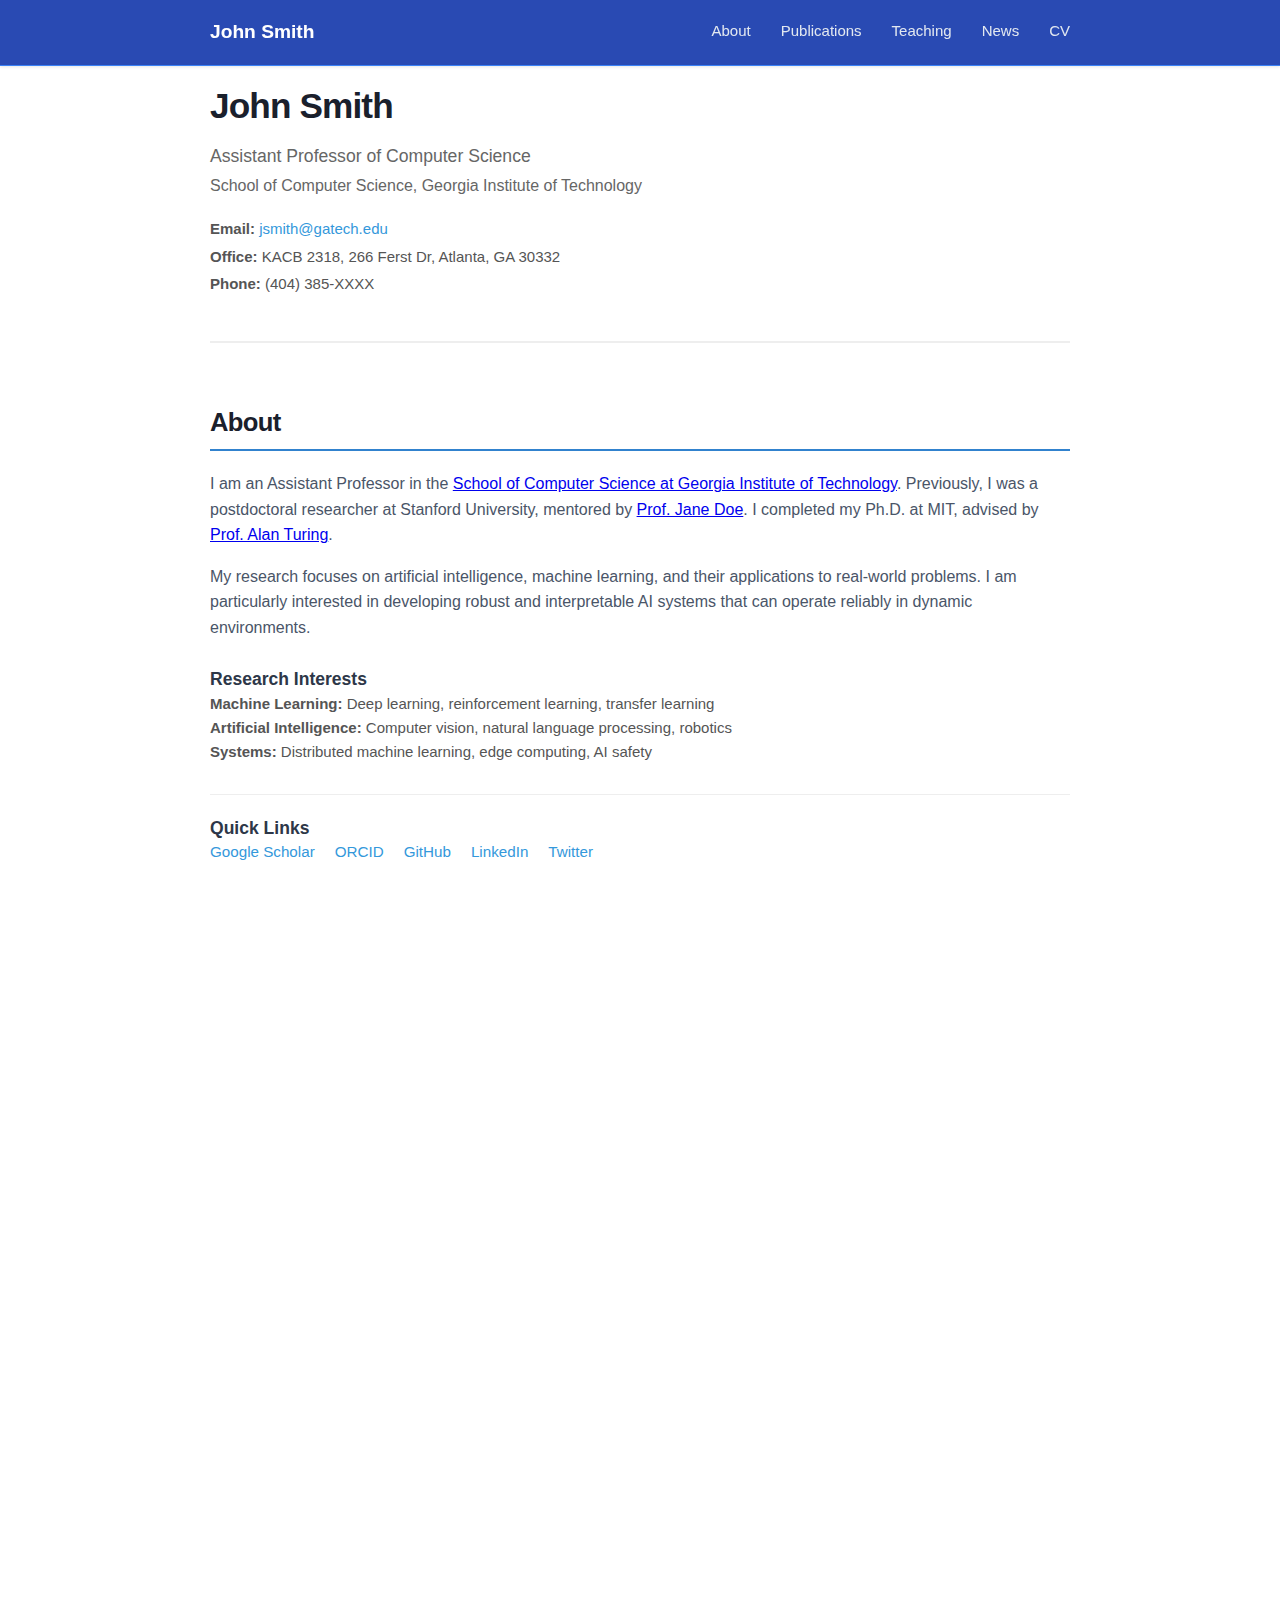
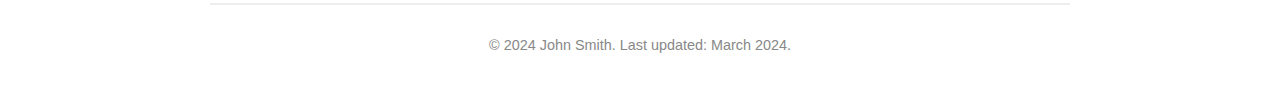
<file: backup.html>
<!DOCTYPE html>
<html lang="en">
<head>
    <meta charset="UTF-8">
    <meta name="viewport" content="width=device-width, initial-scale=1.0">
    <title>Dr. John Smith</title>
    <style>
        * {
            margin: 0;
            padding: 0;
            box-sizing: border-box;
        }

        body {
            font-family: -apple-system, BlinkMacSystemFont, 'Segoe UI', 'Roboto', 'Oxygen', 'Ubuntu', 'Cantarell', sans-serif;
            line-height: 1.5;
            color: #2d3748;
            background: #ffffff;
            font-size: 15px;
            font-weight: 400;
        }

        /* Fixed Navigation */
        .nav {
            position: fixed;
            top: 0;
            left: 0;
            right: 0;
            background: rgba(30, 64, 175, 0.95);
            backdrop-filter: blur(10px);
            border-bottom: 1px solid #3b82f6;
            z-index: 1000;
            padding: 15px 0;
            transition: all 0.3s ease;
            box-shadow: 0 1px 3px rgba(0, 0, 0, 0.1);
        }

        .nav-container {
            max-width: 900px;
            margin: 0 auto;
            padding: 0 20px;
            display: flex;
            justify-content: space-between;
            align-items: center;
        }

        .nav-name {
            font-size: 1.2rem;
            font-weight: bold;
            color: #ffffff;
            text-decoration: none;
            transition: color 0.3s ease;
        }

        .nav-name:hover {
            color: #bfdbfe;
        }

        .nav-links {
            display: flex;
            gap: 30px;
            flex-wrap: wrap;
        }

        .nav-links a {
            color: #e2e8f0;
            text-decoration: none;
            font-weight: 500;
            padding: 5px 0;
            border-bottom: 2px solid transparent;
            transition: all 0.3s ease;
            position: relative;
        }

        .nav-links a:hover,
        .nav-links a.active {
            color: #bfdbfe;
            border-bottom-color: #bfdbfe;
        }

        /* Main Content */
        .main-content {
            max-width: 900px;
            margin: 0 auto;
            padding: 80px 20px 40px; /* Top padding for fixed nav */
        }

        /* Header */
        .header {
            margin-bottom: 60px;
            padding-bottom: 40px;
            border-bottom: 2px solid #eee;
        }

        .name {
            font-size: 2.2rem;
            font-weight: 700;
            color: #1a202c;
            margin-bottom: 10px;
            letter-spacing: -0.025em;
        }

        .title {
            font-size: 1.1rem;
            color: #666;
            margin-bottom: 5px;
        }

        .affiliation {
            font-size: 1rem;
            color: #666;
            margin-bottom: 20px;
        }

        .contact-line {
            color: #555;
            margin-bottom: 5px;
        }

        .contact-line a {
            color: #3498db;
            text-decoration: none;
        }

        .contact-line a:hover {
            text-decoration: underline;
        }

        /* Sections */
        .section {
            margin-bottom: 50px;
            scroll-margin-top: 80px; /* Account for fixed nav */
        }

        .section h2 {
            font-size: 1.6rem;
            color: #1a202c;
            margin-bottom: 20px;
            font-weight: 600;
            border-bottom: 2px solid #3182ce;
            padding-bottom: 8px;
            letter-spacing: -0.025em;
        }

        .section-intro {
            color: #4a5568;
            margin-bottom: 20px;
            font-style: italic;
            font-size: 1rem;
            line-height: 1.5;
        }

        /* About */
        .about-text {
            color: #4a5568;
            margin-bottom: 16px;
            font-size: 1rem;
            line-height: 1.6;
        }

        .research-interests {
            margin-top: 25px;
        }

        .interests-list {
            color: #555;
            line-height: 1.6;
        }

        .quick-links {
            margin-top: 30px;
            padding-top: 20px;
            border-top: 1px solid #eee;
        }

        .links-grid {
            display: flex;
            gap: 20px;
            flex-wrap: wrap;
        }

        .link-item {
            color: #3498db;
            text-decoration: none;
            font-size: 0.95rem;
        }

        .link-item:hover {
            text-decoration: underline;
        }

        /* Publications */
        .publication {
            margin-bottom: 24px;
            padding-bottom: 20px;
            border-bottom: 1px solid #f0f0f0;
        }

        .publication:last-child {
            border-bottom: none;
        }

        .pub-title {
            font-weight: 600;
            color: #1a202c;
            margin-bottom: 6px;
            line-height: 1.4;
            font-size: 1rem;
        }

        .pub-authors {
            color: #666;
            margin-bottom: 4px;
        }

        .pub-authors .author-self {
            font-weight: bold;
            color: #2c3e50;
        }

        .pub-venue {
            color: #888;
            font-style: italic;
            margin-bottom: 8px;
        }

        .pub-links {
            display: flex;
            gap: 15px;
            flex-wrap: wrap;
        }

        .pub-link {
            color: #3498db;
            text-decoration: none;
            font-size: 0.9rem;
            padding: 3px 10px;
            border: 1px solid #3498db;
            border-radius: 3px;
            transition: all 0.3s ease;
        }

        .pub-link:hover {
            background: #3498db;
            color: white;
        }

        /* Teaching */
        .course {
            margin-bottom: 28px;
            padding-bottom: 20px;
            border-bottom: 1px solid #f0f0f0;
        }

        .course:last-child {
            border-bottom: none;
        }

        .course-header {
            display: flex;
            justify-content: space-between;
            align-items: baseline;
            margin-bottom: 8px;
            flex-wrap: wrap;
        }

        .course-title {
            font-weight: 600;
            color: #1a202c;
            font-size: 1.05rem;
        }

        .course-term {
            color: #888;
            font-size: 0.9rem;
        }

        .course-description {
            color: #666;
            margin-bottom: 10px;
        }

        .course-links {
            display: flex;
            gap: 15px;
            flex-wrap: wrap;
        }

        .course-link {
            color: #3498db;
            text-decoration: none;
            font-size: 0.9rem;
        }

        .course-link:hover {
            text-decoration: underline;
        }

        /* News */
        .news-item {
            margin-bottom: 16px;
            display: flex;
            gap: 15px;
            padding-bottom: 12px;
            border-bottom: 1px solid #f5f5f5;
        }

        .news-item:last-child {
            border-bottom: none;
        }

        .news-date {
            color: #888;
            font-size: 0.9rem;
            min-width: 80px;
            flex-shrink: 0;
        }

        .news-content {
            color: #555;
            flex: 1;
        }

        .news-highlight {
            font-weight: bold;
            color: #2c3e50;
        }

        /* CV Section */
        .cv-section {
            background: #f8f9fa;
            padding: 30px;
            border-radius: 8px;
            text-align: center;
            margin-bottom: 60px;
        }

        .cv-link {
            display: inline-block;
            background: #3498db;
            color: white;
            padding: 12px 25px;
            text-decoration: none;
            border-radius: 5px;
            font-weight: 500;
            transition: background 0.3s ease;
        }

        .cv-link:hover {
            background: #2980b9;
        }

        /* Footer */
        .footer {
            margin-top: 50px;
            padding-top: 30px;
            border-top: 2px solid #eee;
            text-align: center;
            color: #888;
            font-size: 0.9rem;
        }

        /* Responsive Design */
        @media (max-width: 768px) {
            .nav-container {
                flex-direction: column;
                gap: 15px;
            }

            .nav-links {
                gap: 20px;
            }

            .main-content {
                padding: 120px 15px 40px;
            }

            .name {
                font-size: 2rem;
            }

            .course-header {
                flex-direction: column;
                align-items: flex-start;
            }

            .news-item {
                flex-direction: column;
                gap: 5px;
            }

            .news-date {
                min-width: auto;
            }
        }

        /* Smooth scrolling */
        html {
            scroll-behavior: smooth;
        }

        /* Scroll indicator */
        .nav.scrolled {
            background: rgba(29, 78, 216, 0.98);
            box-shadow: 0 4px 12px rgba(0, 0, 0, 0.15);
        }

        /* Fade in animation */
        .section {
            opacity: 0;
            transform: translateY(20px);
            transition: all 0.6s ease;
        }

        .section.visible {
            opacity: 1;
            transform: translateY(0);
        }
    </style>
</head>
<body>
    <!-- Fixed Navigation -->
    <nav class="nav" id="navbar">
        <div class="nav-container">
            <a href="#about" class="nav-name">John Smith</a>
            <div class="nav-links">
                <a href="#about" class="nav-link">About</a>
                <a href="#publications" class="nav-link">Publications</a>
                <a href="#teaching" class="nav-link">Teaching</a>
                <a href="#news" class="nav-link">News</a>
                <a href="#cv" class="nav-link">CV</a>
            </div>
        </div>
    </nav>

    <!-- Main Content -->
    <div class="main-content">
        <!-- Header -->
        <div class="header">
            <h1 class="name">John Smith</h1>
            <div class="title">Assistant Professor of Computer Science</div>
            <div class="affiliation">School of Computer Science, Georgia Institute of Technology</div>
            
            <div class="contact-line">
                <strong>Email:</strong> <a href="mailto:jsmith@gatech.edu">jsmith@gatech.edu</a>
            </div>
            <div class="contact-line">
                <strong>Office:</strong> KACB 2318, 266 Ferst Dr, Atlanta, GA 30332
            </div>
            <div class="contact-line">
                <strong>Phone:</strong> (404) 385-XXXX
            </div>
        </div>

        <!-- About Section -->
        <section id="about" class="section">
            <h2>About</h2>
            <div class="about-text">
                I am an Assistant Professor in the <a href="#">School of Computer Science at Georgia Institute of Technology</a>. 
                Previously, I was a postdoctoral researcher at Stanford University, mentored by 
                <a href="#">Prof. Jane Doe</a>. I completed my Ph.D. at MIT, advised by 
                <a href="#">Prof. Alan Turing</a>.
            </div>
            
            <div class="about-text">
                My research focuses on artificial intelligence, machine learning, and their applications to real-world problems. 
                I am particularly interested in developing robust and interpretable AI systems that can operate reliably in 
                dynamic environments.
            </div>

            <div class="research-interests">
                <h3>Research Interests</h3>
                <div class="interests-list">
                    <strong>Machine Learning:</strong> Deep learning, reinforcement learning, transfer learning<br>
                    <strong>Artificial Intelligence:</strong> Computer vision, natural language processing, robotics<br>
                    <strong>Systems:</strong> Distributed machine learning, edge computing, AI safety
                </div>
            </div>

            <div class="quick-links">
                <h3>Quick Links</h3>
                <div class="links-grid">
                    <a href="#" class="link-item">Google Scholar</a>
                    <a href="#" class="link-item">ORCID</a>
                    <a href="#" class="link-item">GitHub</a>
                    <a href="#" class="link-item">LinkedIn</a>
                    <a href="#" class="link-item">Twitter</a>
                </div>
            </div>
        </section>

        <!-- Publications Section -->
        <section id="publications" class="section">
            <h2>Publications</h2>
            <div class="section-intro">
                Selected recent publications. For a complete list, see my <a href="#">Google Scholar profile</a>.
            </div>

            <div class="publication">
                <div class="pub-title">Towards Robust Deep Learning: A Comprehensive Framework for Adversarial Training</div>
                <div class="pub-authors"><span class="author-self">John Smith</span>, Alice Johnson, Bob Wilson</div>
                <div class="pub-venue">International Conference on Machine Learning (ICML), 2024</div>
                <div class="pub-links">
                    <a href="#" class="pub-link">PDF</a>
                    <a href="#" class="pub-link">Code</a>
                    <a href="#" class="pub-link">BibTeX</a>
                    <a href="#" class="pub-link">Slides</a>
                </div>
            </div>

            <div class="publication">
                <div class="pub-title">Efficient Neural Architecture Search with Progressive Pruning</div>
                <div class="pub-authors">Sarah Lee, <span class="author-self">John Smith</span>, Michael Brown</div>
                <div class="pub-venue">Advances in Neural Information Processing Systems (NeurIPS), 2023</div>
                <div class="pub-links">
                    <a href="#" class="pub-link">PDF</a>
                    <a href="#" class="pub-link">Code</a>
                    <a href="#" class="pub-link">BibTeX</a>
                </div>
            </div>

            <div class="publication">
                <div class="pub-title">Interpretable Machine Learning for Healthcare: A Survey and Future Directions</div>
                <div class="pub-authors"><span class="author-self">John Smith</span>, Emily Chen, David Taylor</div>
                <div class="pub-venue">Nature Machine Intelligence, 2023</div>
                <div class="pub-links">
                    <a href="#" class="pub-link">PDF</a>
                    <a href="#" class="pub-link">BibTeX</a>
                    <a href="#" class="pub-link">Dataset</a>
                </div>
            </div>

            <div class="publication">
                <div class="pub-title">Federated Learning with Differential Privacy: Algorithms and Analysis</div>
                <div class="pub-authors">Lisa Wang, <span class="author-self">John Smith</span>, Robert Johnson</div>
                <div class="pub-venue">International Conference on Learning Representations (ICLR), 2023</div>
                <div class="pub-links">
                    <a href="#" class="pub-link">PDF</a>
                    <a href="#" class="pub-link">Code</a>
                    <a href="#" class="pub-link">BibTeX</a>
                </div>
            </div>

            <div class="publication">
                <div class="pub-title">Self-Supervised Learning for Computer Vision: A Comprehensive Survey</div>
                <div class="pub-authors"><span class="author-self">John Smith</span>, Kevin Zhang, Anna Martinez</div>
                <div class="pub-venue">IEEE Transactions on Pattern Analysis and Machine Intelligence, 2022</div>
                <div class="pub-links">
                    <a href="#" class="pub-link">PDF</a>
                    <a href="#" class="pub-link">BibTeX</a>
                </div>
            </div>
        </section>

        <!-- Teaching Section -->
        <section id="teaching" class="section">
            <h2>Teaching</h2>
            <div class="section-intro">
                I am passionate about teaching and mentoring the next generation of computer scientists.
            </div>

            <div class="course">
                <div class="course-header">
                    <div class="course-title">CS 4803/8803: Machine Learning</div>
                    <div class="course-term">Spring 2024</div>
                </div>
                <div class="course-description">
                    Introduction to machine learning covering supervised learning, unsupervised learning, and deep learning. 
                    Students will implement key algorithms and work on practical projects using real-world datasets.
                </div>
                <div class="course-links">
                    <a href="#" class="course-link">Course Website</a>
                    <a href="#" class="course-link">Syllabus</a>
                    <a href="#" class="course-link">Lecture Notes</a>
                </div>
            </div>

            <div class="course">
                <div class="course-header">
                    <div class="course-title">CS 7641: Advanced Machine Learning</div>
                    <div class="course-term">Fall 2023</div>
                </div>
                <div class="course-description">
                    Graduate-level course covering advanced topics in machine learning including deep learning, 
                    reinforcement learning, and modern optimization techniques.
                </div>
                <div class="course-links">
                    <a href="#" class="course-link">Course Website</a>
                    <a href="#" class="course-link">Syllabus</a>
                    <a href="#" class="course-link">Projects</a>
                </div>
            </div>

            <div class="course">
                <div class="course-header">
                    <div class="course-title">CS 1332: Data Structures and Algorithms</div>
                    <div class="course-term">Spring 2023</div>
                </div>
                <div class="course-description">
                    Fundamental data structures and algorithms including arrays, linked lists, trees, graphs, 
                    and their applications. Emphasis on implementation and algorithmic analysis.
                </div>
                <div class="course-links">
                    <a href="#" class="course-link">Course Website</a>
                    <a href="#" class="course-link">Syllabus</a>
                </div>
            </div>
        </section>

        <!-- News Section -->
        <section id="news" class="section">
            <h2>News</h2>
            
            <div class="news-item">
                <div class="news-date">Mar 2024</div>
                <div class="news-content">
                    <span class="news-highlight">Paper accepted</span> at ICML 2024! 
                    Our work on robust deep learning will be presented in Vienna.
                </div>
            </div>

            <div class="news-item">
                <div class="news-date">Feb 2024</div>
                <div class="news-content">
                    Received <span class="news-highlight">NSF CAREER Award</span> for research on 
                    interpretable machine learning ($500K over 5 years).
                </div>
            </div>

            <div class="news-item">
                <div class="news-date">Jan 2024</div>
                <div class="news-content">
                    Invited to give a <span class="news-highlight">keynote talk</span> at the 
                    International Conference on AI Safety.
                </div>
            </div>

            <div class="news-item">
                <div class="news-date">Dec 2023</div>
                <div class="news-content">
                    New PhD student <span class="news-highlight">Alex Chen</span> joined our research group.
                </div>
            </div>

            <div class="news-item">
                <div class="news-date">Nov 2023</div>
                <div class="news-content">
                    Paper on federated learning accepted at <span class="news-highlight">ICLR 2024</span>.
                </div>
            </div>

            <div class="news-item">
                <div class="news-date">Oct 2023</div>
                <div class="news-content">
                    Presented our work at the <span class="news-highlight">Google AI Summit</span> in Mountain View.
                </div>
            </div>

            <div class="news-item">
                <div class="news-date">Sep 2023</div>
                <div class="news-content">
                    Started collaboration with <span class="news-highlight">MIT CSAIL</span> on 
                    privacy-preserving machine learning.
                </div>
            </div>
        </section>

        <!-- CV Section -->
        <section id="cv" class="section">
            <h2>Curriculum Vitae</h2>
            <div class="cv-section">
                <p>Download my complete CV for detailed information about my background, research, and achievements.</p>
                <br>
                <a href="#" class="cv-link">Download CV (PDF)</a>
            </div>
        </section>

        <!-- Footer -->
        <div class="footer">
            <p>&copy; 2024 John Smith. Last updated: March 2024.</p>
        </div>
    </div>

    <script>
        // Smooth scrolling and active nav link updating
        document.addEventListener('DOMContentLoaded', function() {
            const navLinks = document.querySelectorAll('.nav-link');
            const sections = document.querySelectorAll('.section');
            const navbar = document.getElementById('navbar');

            // Update active nav link based on scroll position
            function updateActiveLink() {
                let current = '';
                sections.forEach(section => {
                    const sectionTop = section.offsetTop - 100;
                    const sectionHeight = section.offsetHeight;
                    if (window.pageYOffset >= sectionTop && window.pageYOffset < sectionTop + sectionHeight) {
                        current = section.getAttribute('id');
                    }
                });

                navLinks.forEach(link => {
                    link.classList.remove('active');
                    if (link.getAttribute('href') === '#' + current) {
                        link.classList.add('active');
                    }
                });
            }

            // Add scroll effect to navbar
            function handleScroll() {
                if (window.scrollY > 50) {
                    navbar.classList.add('scrolled');
                } else {
                    navbar.classList.remove('scrolled');
                }
                updateActiveLink();
            }

            // Fade in sections on scroll
            function fadeInSections() {
                sections.forEach(section => {
                    const sectionTop = section.getBoundingClientRect().top;
                    const triggerBottom = window.innerHeight * 0.8;
                    
                    if (sectionTop < triggerBottom) {
                        section.classList.add('visible');
                    }
                });
            }

            // Initial fade in
            fadeInSections();

            // Event listeners
            window.addEventListener('scroll', () => {
                handleScroll();
                fadeInSections();
            });

            // Smooth scroll for nav links
            navLinks.forEach(link => {
                link.addEventListener('click', function(e) {
                    e.preventDefault();
                    const targetId = this.getAttribute('href').substring(1);
                    const targetSection = document.getElementById(targetId);
                    
                    if (targetSection) {
                        const offsetTop = targetSection.offsetTop - 70;
                        window.scrollTo({
                            top: offsetTop,
                            behavior: 'smooth'
                        });
                    }
                });
            });

            // Initialize
            updateActiveLink();
        });
    </script>
</body>
</html>
</file>
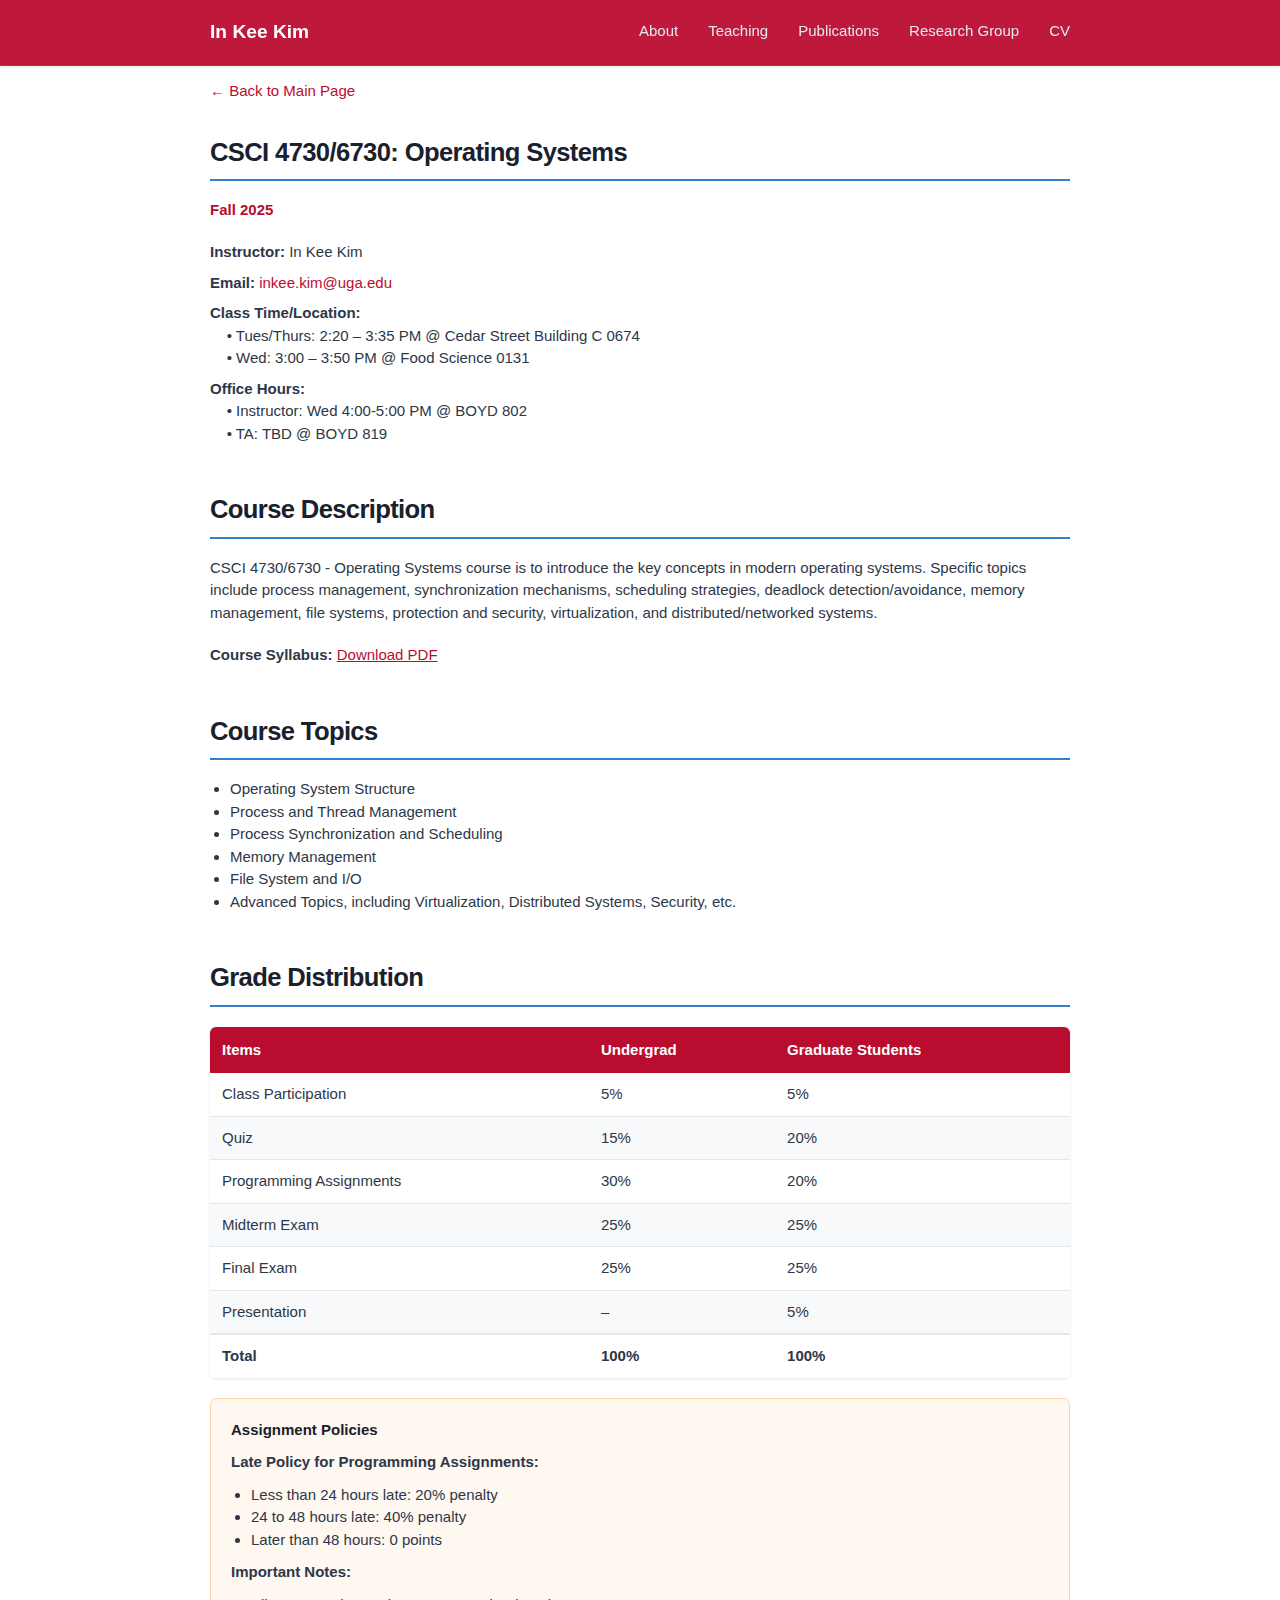
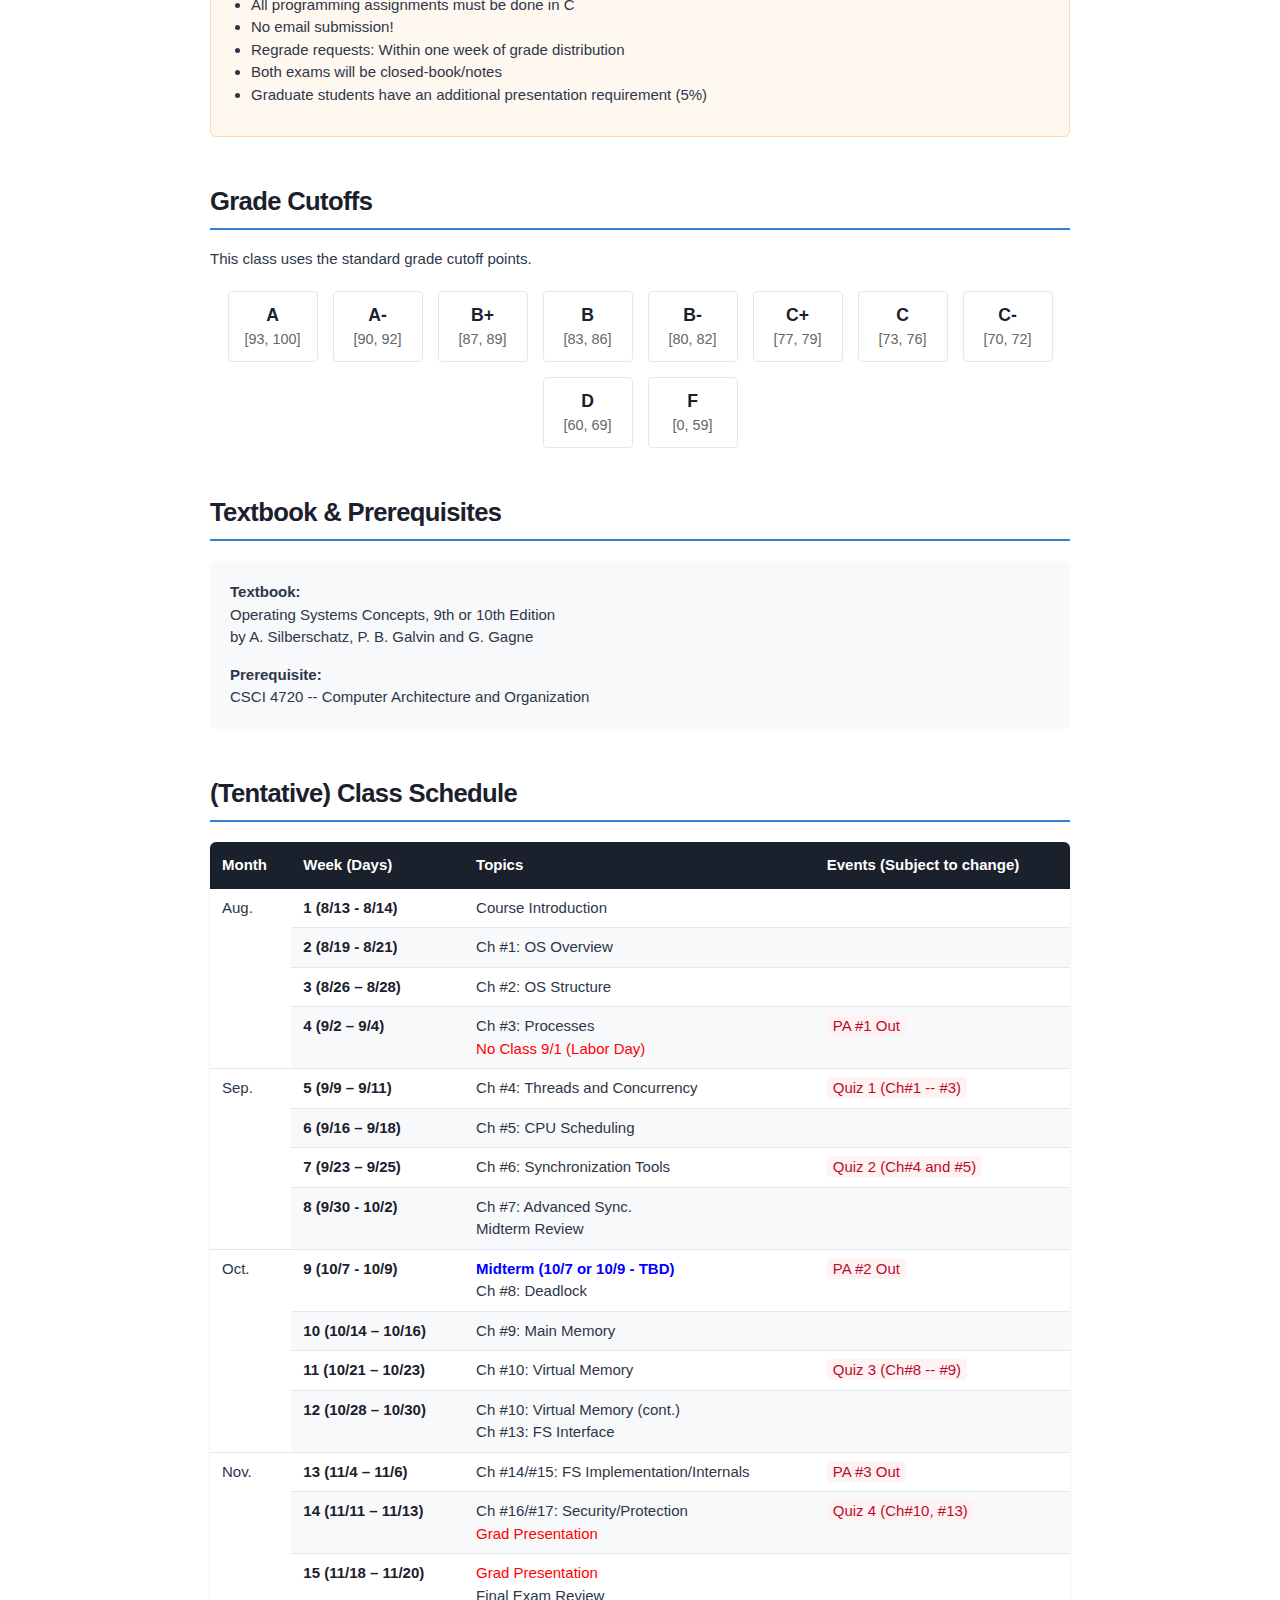
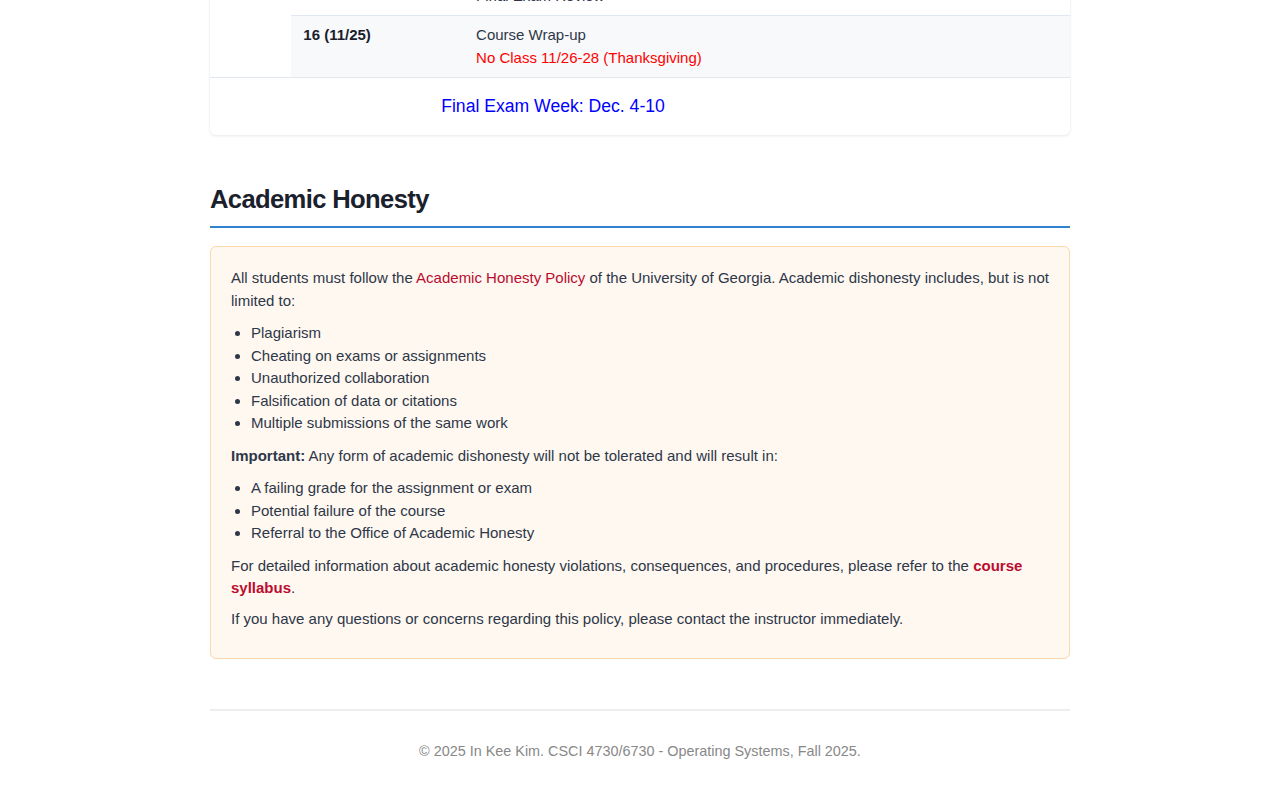
<file: class-F25-OS.html>
<!DOCTYPE html>
<html lang="en">
<head>
    <meta charset="UTF-8">
    <meta name="viewport" content="width=device-width, initial-scale=1.0">
    <title>CSCI 4730/6730 - Operating Systems - Fall 2025</title>
    <style>
        /* Universal Reset */
        * {
            margin: 0;
            padding: 0;
            box-sizing: border-box;
        }

        /* Base Styles */
        body {
            font-family: -apple-system, BlinkMacSystemFont, 'Segoe UI', 'Roboto', 'Oxygen', 'Ubuntu', 'Cantarell', sans-serif;
            line-height: 1.5;
            color: #2d3748;
            background: #ffffff;
            font-size: 15px;
            font-weight: 400;
        }

        /* Smooth scrolling */
        html {
            scroll-behavior: smooth;
        }

        /* Fixed Navigation */
        .nav {
            position: fixed;
            top: 0;
            left: 0;
            right: 0;
            background: rgba(186, 12, 47, 0.95);
            backdrop-filter: blur(10px);
            border-bottom: 1px solid #dc2626;
            z-index: 1000;
            padding: 15px 0;
            transition: all 0.3s ease;
            box-shadow: 0 1px 3px rgba(0, 0, 0, 0.1);
        }

        .nav-container {
            max-width: 900px;
            margin: 0 auto;
            padding: 0 20px;
            display: flex;
            justify-content: space-between;
            align-items: center;
        }

        .nav-name {
            font-size: 1.2rem;
            font-weight: bold;
            color: #ffffff;
            text-decoration: none;
            transition: color 0.3s ease;
        }

        .nav-name:hover {
            color: #fecaca;
        }

        .nav-links {
            display: flex;
            gap: 30px;
            flex-wrap: wrap;
        }

        .nav-links a {
            color: #e2e8f0;
            text-decoration: none;
            font-weight: 500;
            padding: 5px 0;
            border-bottom: 2px solid transparent;
            transition: all 0.3s ease;
            position: relative;
        }

        .nav-links a:hover,
        .nav-links a.active {
            color: #fecaca;
            border-bottom-color: #fecaca;
        }

        /* Scroll indicator */
        .nav.scrolled {
            background: rgba(153, 10, 39, 0.98);
            box-shadow: 0 4px 12px rgba(0, 0, 0, 0.15);
        }

        /* Main Content */
        .main-content {
            max-width: 900px;
            margin: 0 auto;
            padding: 80px 20px 40px;
        }

        /* Back Link */
        .back-link {
            display: inline-block;
            margin-bottom: 30px;
            color: #BA0C2F;
            text-decoration: none;
            font-weight: 500;
            transition: color 0.3s ease;
        }

        .back-link:hover {
            color: #990a26;
            text-decoration: underline;
        }

        /* Sections */
        .section {
            margin-bottom: 45px;
            scroll-margin-top: 80px;
        }

        .section h2 {
            font-size: 1.6rem;
            color: #1a202c;
            margin-bottom: 18px;
            font-weight: 600;
            border-bottom: 2px solid #3182ce;
            padding-bottom: 8px;
            letter-spacing: -0.025em;
        }

        /* Footer */
        .footer {
            margin-top: 50px;
            padding-top: 30px;
            border-top: 2px solid #eee;
            text-align: center;
            color: #888;
            font-size: 0.9rem;
        }

        /* Course page specific styles */
        .section p {
            margin-bottom: 8px;
        }

        .section p a {
            color: #BA0C2F;
            text-decoration: none;
        }

        .section p a:hover {
            text-decoration: underline;
        }

        /* Grade table styles */
        .grade-table {
            width: 100%;
            border-collapse: collapse;
            margin: 20px 0;
            background: white;
            border-radius: 6px;
            overflow: hidden;
            box-shadow: 0 1px 3px rgba(0,0,0,0.1);
        }

        .grade-table th {
            background: #BA0C2F;
            color: white;
            padding: 12px;
            text-align: left;
            font-weight: 600;
        }

        .grade-table td {
            padding: 10px 12px;
            border-bottom: 1px solid #e2e8f0;
        }

        .grade-table tr:last-child td {
            border-bottom: none;
        }

        .grade-table tr:nth-child(even) {
            background: #f8f9fa;
        }

        /* Schedule table styles */
        .schedule-table {
            width: 100%;
            border-collapse: collapse;
            margin: 20px 0;
            background: white;
            border-radius: 6px;
            overflow: hidden;
            box-shadow: 0 1px 3px rgba(0,0,0,0.1);
        }

        .schedule-table th {
            background: #1a202c;
            color: white;
            padding: 12px;
            text-align: left;
            font-weight: 600;
        }

        .schedule-table td {
            padding: 8px 12px;
            border-bottom: 1px solid #e2e8f0;
            vertical-align: top;
        }

        .schedule-table tr:last-child td {
            border-bottom: none;
        }

        .schedule-table tr:nth-child(even) {
            background: #f8f9fa;
        }

        .week-number {
            font-weight: 600;
            color: #1a202c;
        }

        .event-highlight {
            background: #fef2f2;
            padding: 2px 6px;
            border-radius: 4px;
            color: #BA0C2F;
            font-weight: 500;
        }

        /* Course topics list */
        .topics-list {
            background: #f8f9fa;
            padding: 20px;
            border-radius: 6px;
            margin: 20px 0;
        }

        .topics-list ul {
            list-style: none;
            padding: 0;
        }

        .topics-list li {
            padding: 8px 0;
            border-bottom: 1px solid #e2e8f0;
            position: relative;
            padding-left: 20px;
        }

        .topics-list li:last-child {
            border-bottom: none;
        }

        .topics-list li::before {
            content: "•";
            position: absolute;
            left: 0;
            color: #BA0C2F;
            font-weight: bold;
        }

        /* Policy boxes */
        .policy-box {
            background: #fff8f1;
            border: 1px solid #fed7aa;
            border-radius: 6px;
            padding: 20px;
            margin: 15px 0;
        }

        .policy-title {
            font-weight: 600;
            color: #1a202c;
            margin-bottom: 10px;
        }

        .policy-box ul {
            margin: 10px 0;
            padding-left: 20px;
        }

        .policy-box a {
            color: #BA0C2F;
            text-decoration: none;
        }

        .policy-box a:hover {
            text-decoration: underline;
        }

        /* Grade cutoffs table */
        .cutoff-table {
            display: flex;
            flex-wrap: wrap;
            gap: 15px;
            margin: 20px 0;
            justify-content: center;
        }

        .cutoff-item {
            text-align: center;
            padding: 10px 15px;
            background: white;
            border: 1px solid #e2e8f0;
            border-radius: 4px;
            min-width: 90px;
        }

        .cutoff-grade {
            font-weight: 600;
            color: #1a202c;
            display: block;
            font-size: 1.1rem;
        }

        .cutoff-range {
            font-size: 0.9rem;
            color: #666;
        }

        /* Responsive Design */
        @media (max-width: 768px) {
            .nav-container {
                flex-direction: column;
                gap: 15px;
            }

            .nav-links {
                gap: 20px;
            }

            .main-content {
                padding: 120px 15px 40px;
            }

            .course-info-grid {
                grid-template-columns: 1fr;
            }

            .cutoff-table {
                flex-direction: column;
                align-items: center;
            }

            .cutoff-item {
                width: 100%;
                max-width: 150px;
            }

            .schedule-table {
                font-size: 0.9rem;
            }

            .schedule-table th,
            .schedule-table td {
                padding: 6px 8px;
            }
        }
    </style>
</head>
<body>
    <!-- Fixed Navigation -->
    <nav class="nav" id="navbar">
        <div class="nav-container">
            <a href="index.html" class="nav-name">In Kee Kim</a>
            <div class="nav-links">
                <a href="index.html#about" class="nav-link">About</a>
                <a href="index.html#teaching" class="nav-link">Teaching</a>
                <a href="index.html#publications" class="nav-link">Publications</a>
                <a href="research-group.html" class="nav-link">Research Group</a>
                <!-- <a href="index.html#news" class="nav-link">News</a> -->
                <a href="./CV/CV_InKeeKim.pdf" target="_new">CV</a>
            </div>
        </div>
    </nav>

    <!-- Main Content -->
    <div class="main-content">
        <!-- Back Link -->
        <a href="index.html" class="back-link">← Back to Main Page</a>

        <!-- Course Header -->
        <div class="section">
            <h2>CSCI 4730/6730: Operating Systems</h2>
            <div style="color: #BA0C2F; font-weight: 600; margin-bottom: 20px;">Fall 2025</div>
            
            <p><strong>Instructor:</strong> In Kee Kim</p>
            <p><strong>Email:</strong> <a href="mailto:inkee.kim@uga.edu">inkee.kim@uga.edu</a></p>
            <p><strong>Class Time/Location:</strong><br>
                &nbsp;&nbsp;&nbsp;&nbsp;• Tues/Thurs: 2:20 – 3:35 PM @ Cedar Street Building C 0674<br>
                &nbsp;&nbsp;&nbsp;&nbsp;• Wed: 3:00 – 3:50 PM @ Food Science 0131</p>
            <p><strong>Office Hours:</strong><br>
                &nbsp;&nbsp;&nbsp;&nbsp;• Instructor: Wed 4:00-5:00 PM @ BOYD 802<br>
                &nbsp;&nbsp;&nbsp;&nbsp;• TA: TBD @ BOYD 819</p>
        </div>

        <!-- Course Description -->
        <section class="section">
            <h2>Course Description</h2>
            <p>CSCI 4730/6730 - Operating Systems course is to introduce the key concepts in modern operating systems. Specific topics include process management, synchronization mechanisms, scheduling strategies, deadlock detection/avoidance, memory management, file systems, protection and security, virtualization, and distributed/networked systems.</p>
            
            <div style="margin: 20px 0;">
                <strong>Course Syllabus:</strong> <a href="./classes/F25-CSCI4730-6730/syllabus-f25.pdf" target="_new" style="color: #BA0C2F;">Download PDF</a>
            </div>
        </section>

        <!-- Course Topics -->
        <section class="section">
            <h2>Course Topics</h2>
            <ul style="padding-left: 20px;">
                <li>Operating System Structure</li>
                <li>Process and Thread Management</li>
                <li>Process Synchronization and Scheduling</li>
                <li>Memory Management</li>
                <li>File System and I/O</li>
                <li>Advanced Topics, including Virtualization, Distributed Systems, Security, etc.</li>
            </ul>
        </section>

        <!-- Grade Distribution -->
        <section class="section">
            <h2>Grade Distribution</h2>
            <table class="grade-table">
                <thead>
                    <tr>
                        <th>Items</th>
                        <th>Undergrad</th>
                        <th>Graduate Students</th>
                    </tr>
                </thead>
                <tbody>
                    <tr>
                        <td>Class Participation</td>
                        <td>5%</td>
                        <td>5%</td>
                    </tr>
                    <tr>
                        <td>Quiz</td>
                        <td>15%</td>
                        <td>20%</td>
                    </tr>
                    <tr>
                        <td>Programming Assignments</td>
                        <td>30%</td>
                        <td>20%</td>
                    </tr>
                    <tr>
                        <td>Midterm Exam</td>
                        <td>25%</td>
                        <td>25%</td>
                    </tr>
                    <tr>
                        <td>Final Exam</td>
                        <td>25%</td>
                        <td>25%</td>
                    </tr>
                    <tr>
                        <td>Presentation</td>
                        <td>–</td>
                        <td>5%</td>
                    </tr>
                    <tr style="font-weight: bold; border-top: 2px solid #e2e8f0;">
                        <td>Total</td>
                        <td>100%</td>
                        <td>100%</td>
                    </tr>
                </tbody>
            </table>

            <div class="policy-box">
                <div class="policy-title">Assignment Policies</div>
                <p><strong>Late Policy for Programming Assignments:</strong></p>
                <ul style="margin: 10px 0; padding-left: 20px;">
                    <li>Less than 24 hours late: 20% penalty</li>
                    <li>24 to 48 hours late: 40% penalty</li>
                    <li>Later than 48 hours: 0 points</li>
                </ul>
                <p><strong>Important Notes:</strong></p>
                <ul style="margin: 10px 0; padding-left: 20px;">
                    <li>All programming assignments must be done in C</li>
                    <li>No email submission!</li>
                    <li>Regrade requests: Within one week of grade distribution</li>
                    <li>Both exams will be closed-book/notes</li>
                    <li>Graduate students have an additional presentation requirement (5%)</li>
                </ul>
            </div>
        </section>

        <!-- Grade Cutoffs -->
        <section class="section">
            <h2>Grade Cutoffs</h2>
            <p>This class uses the standard grade cutoff points.</p>
            <div class="cutoff-table">
                <div class="cutoff-item">
                    <span class="cutoff-grade">A</span>
                    <span class="cutoff-range">[93, 100]</span>
                </div>
                <div class="cutoff-item">
                    <span class="cutoff-grade">A-</span>
                    <span class="cutoff-range">[90, 92]</span>
                </div>
                <div class="cutoff-item">
                    <span class="cutoff-grade">B+</span>
                    <span class="cutoff-range">[87, 89]</span>
                </div>
                <div class="cutoff-item">
                    <span class="cutoff-grade">B</span>
                    <span class="cutoff-range">[83, 86]</span>
                </div>
                <div class="cutoff-item">
                    <span class="cutoff-grade">B-</span>
                    <span class="cutoff-range">[80, 82]</span>
                </div>
                <div class="cutoff-item">
                    <span class="cutoff-grade">C+</span>
                    <span class="cutoff-range">[77, 79]</span>
                </div>
                <div class="cutoff-item">
                    <span class="cutoff-grade">C</span>
                    <span class="cutoff-range">[73, 76]</span>
                </div>
                <div class="cutoff-item">
                    <span class="cutoff-grade">C-</span>
                    <span class="cutoff-range">[70, 72]</span>
                </div>
                <div class="cutoff-item">
                    <span class="cutoff-grade">D</span>
                    <span class="cutoff-range">[60, 69]</span>
                </div>
                <div class="cutoff-item">
                    <span class="cutoff-grade">F</span>
                    <span class="cutoff-range">[0, 59]</span>
                </div>
            </div>
        </section>

        <!-- Textbook and Prerequisites -->
        <section class="section">
            <h2>Textbook & Prerequisites</h2>
            <div style="background: #f8f9fa; padding: 20px; border-radius: 6px; margin: 20px 0;">
                <div style="margin-bottom: 15px;">
                    <strong>Textbook:</strong><br>
                    Operating Systems Concepts, 9th or 10th Edition<br>
                    by A. Silberschatz, P. B. Galvin and G. Gagne
                </div>
                <div>
                    <strong>Prerequisite:</strong><br>
                    CSCI 4720 -- Computer Architecture and Organization
                </div>
            </div>
        </section>

        <!-- Course Schedule -->
        <section class="section">
            <h2>(Tentative) Class Schedule</h2>
            <table class="schedule-table">
                <thead>
                    <tr>
                        <th>Month</th>
                        <th>Week (Days)</th>
                        <th>Topics</th>
                        <th>Events (Subject to change)</th>
                    </tr>
                </thead>
                <tbody>
                    <tr>
                        <td rowspan="4">Aug.</td>
                        <td class="week-number">1 (8/13 - 8/14)</td>
                        <td>Course Introduction</td>
                        <td></td>
                    </tr>
                    <tr>
                        <td class="week-number">2 (8/19 - 8/21)</td>
                        <td>Ch #1: OS Overview</td>
                        <td></td>
                    </tr>
                    <tr>
                        <td class="week-number">3 (8/26 – 8/28)</td>
                        <td>Ch #2: OS Structure</td>
                        <td></td>
                    </tr>
                    <tr>
                        <td class="week-number">4 (9/2 – 9/4)</td>
                        <td>Ch #3: Processes<br><span style="color: red;">No Class 9/1 (Labor Day)</span></td>
                        <td><span class="event-highlight">PA #1 Out</span></td>
                    </tr>
                    <tr>
                        <td rowspan="4">Sep.</td>
                        <td class="week-number">5 (9/9 – 9/11)</td>
                        <td>Ch #4: Threads and Concurrency</td>
                        <td><span class="event-highlight">Quiz 1 (Ch#1 -- #3)</span></td>
                    </tr>
                    <tr>
                        <td class="week-number">6 (9/16 – 9/18)</td>
                        <td>Ch #5: CPU Scheduling</td>
                        <td></td>
                    </tr>
                    <tr>
                        <td class="week-number">7 (9/23 – 9/25)</td>
                        <td>Ch #6: Synchronization Tools</td>
                        <td><span class="event-highlight">Quiz 2 (Ch#4 and #5)</span></td>
                    </tr>
                    <tr>
                        <td class="week-number">8 (9/30 - 10/2)</td>
                        <td>Ch #7: Advanced Sync.<br>Midterm Review</td>
                        <td></td>
                    </tr>
                    <tr>
                        <td rowspan="4">Oct.</td>
                        <td class="week-number">9 (10/7 - 10/9)</td>
                        <td><span style="color: blue; font-weight: bold;">Midterm (10/7 or 10/9 - TBD)</span><br>Ch #8: Deadlock</td>
                        <td><span class="event-highlight">PA #2 Out</span></td>
                    </tr>
                    <tr>
                        <td class="week-number">10 (10/14 – 10/16)</td>
                        <td>Ch #9: Main Memory</td>
                        <td></td>
                    </tr>
                    <tr>
                        <td class="week-number">11 (10/21 – 10/23)</td>
                        <td>Ch #10: Virtual Memory</td>
                        <td><span class="event-highlight">Quiz 3 (Ch#8 -- #9)</span></td>
                    </tr>
                    <tr>
                        <td class="week-number">12 (10/28 – 10/30)</td>
                        <td>Ch #10: Virtual Memory (cont.)<br>Ch #13: FS Interface</td>
                        <td></td>
                    </tr>
                    <tr>
                        <td rowspan="4">Nov.</td>
                        <td class="week-number">13 (11/4 – 11/6)</td>
                        <td>Ch #14/#15: FS Implementation/Internals</td>
                        <td><span class="event-highlight">PA #3 Out</span></td>
                    </tr>
                    <tr>
                        <td class="week-number">14 (11/11 – 11/13)</td>
                        <td>Ch #16/#17: Security/Protection<br><span style="color: red;">Grad Presentation</span></td>
                        <td><span class="event-highlight">Quiz 4 (Ch#10, #13)</span></td>
                    </tr>
                    <tr>
                        <td class="week-number">15 (11/18 – 11/20)</td>
                        <td><span style="color: red;">Grad Presentation</span><br>Final Exam Review</td>
                        <td></td>
                    </tr>
                    <tr>
                        <td class="week-number">16 (11/25)</td>
                        <td>Course Wrap-up<br><span style="color: red;">No Class 11/26-28 (Thanksgiving)</span></td>
                        <td></td>
                    </tr>
                    <tr>
                        <td></td>
                        <td colspan="2" style="text-align: center; padding: 15px;">
                            <span style="color: blue; font-size: 1.1rem;">Final Exam Week: Dec. 4-10</span>
                        </td>
                        <td></td>
                    </tr>
                </tbody>
            </table>
        </section>

        <!-- Academic Honesty -->
        <section class="section">
            <h2>Academic Honesty</h2>
            <div class="policy-box">
                <p>All students must follow the <a href="https://honesty.uga.edu/Academic-Honesty-Policy/" style="color: #BA0C2F;">Academic Honesty Policy</a> of the University of Georgia. Academic dishonesty includes, but is not limited to:</p>
                <ul style="margin: 10px 0; padding-left: 20px;">
                    <li>Plagiarism</li>
                    <li>Cheating on exams or assignments</li>
                    <li>Unauthorized collaboration</li>
                    <li>Falsification of data or citations</li>
                    <li>Multiple submissions of the same work</li>
                </ul>
                <p><strong>Important:</strong> Any form of academic dishonesty will not be tolerated and will result in:</p>
                <ul style="margin: 10px 0; padding-left: 20px;">
                    <li>A failing grade for the assignment or exam</li>
                    <li>Potential failure of the course</li>
                    <li>Referral to the Office of Academic Honesty</li>
                </ul>
                <p>For detailed information about academic honesty violations, consequences, and procedures, please refer to the  <a href="./classes/F25-CSCI4730-6730/syllabus-f25.pdf" target="_new" style="color: #BA0C2F; font-weight: bold;">course syllabus</a>.</p>
                <p>If you have any questions or concerns regarding this policy, please contact the instructor immediately.</p>
            </div>
        </section>

        <!-- Footer -->
        <div class="footer">
            <p>&copy; 2025 In Kee Kim. CSCI 4730/6730 - Operating Systems, Fall 2025.</p>
        </div>
    </div>

    <script>
        // Scroll effect for navbar
        document.addEventListener('DOMContentLoaded', function() {
            const navbar = document.getElementById('navbar');

            function handleScroll() {
                if (window.scrollY > 50) {
                    navbar.classList.add('scrolled');
                } else {
                    navbar.classList.remove('scrolled');
                }
            }

            window.addEventListener('scroll', handleScroll);
        });
    </script>
</body>
</html>
</file>
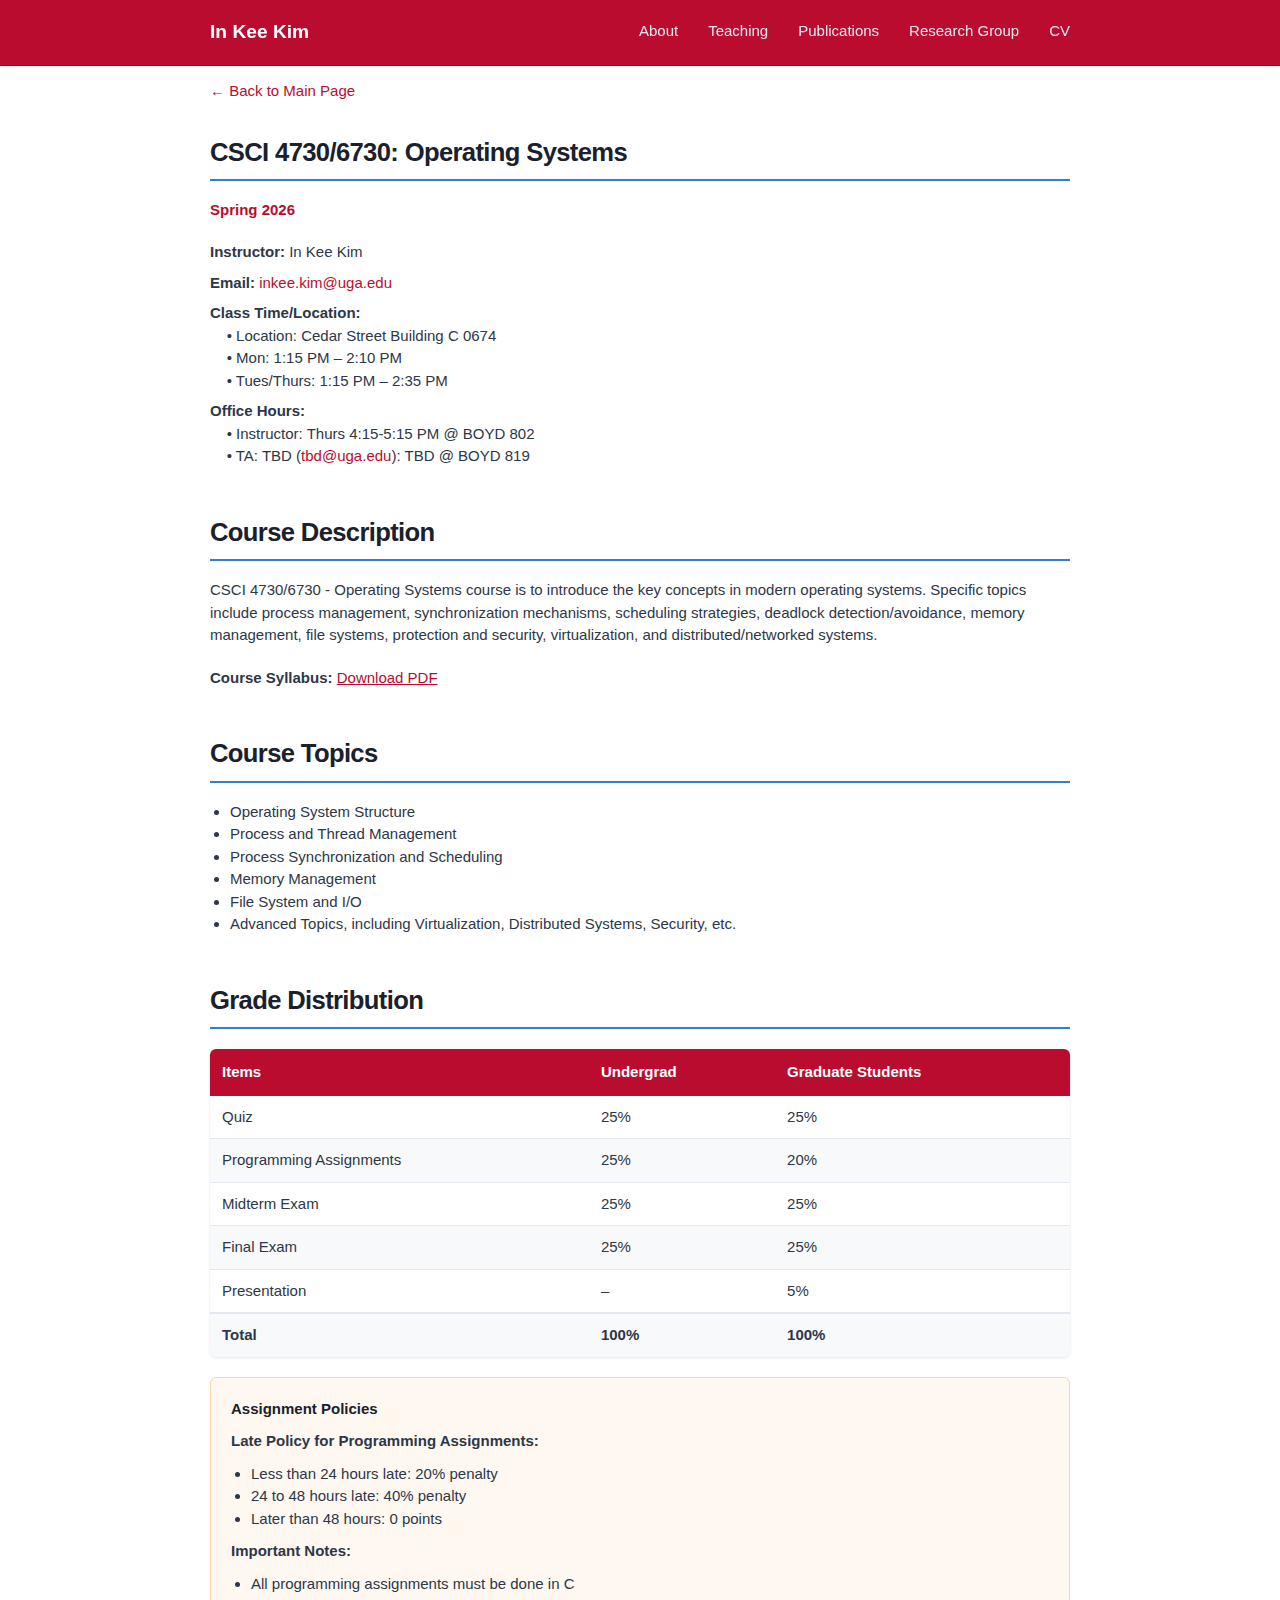
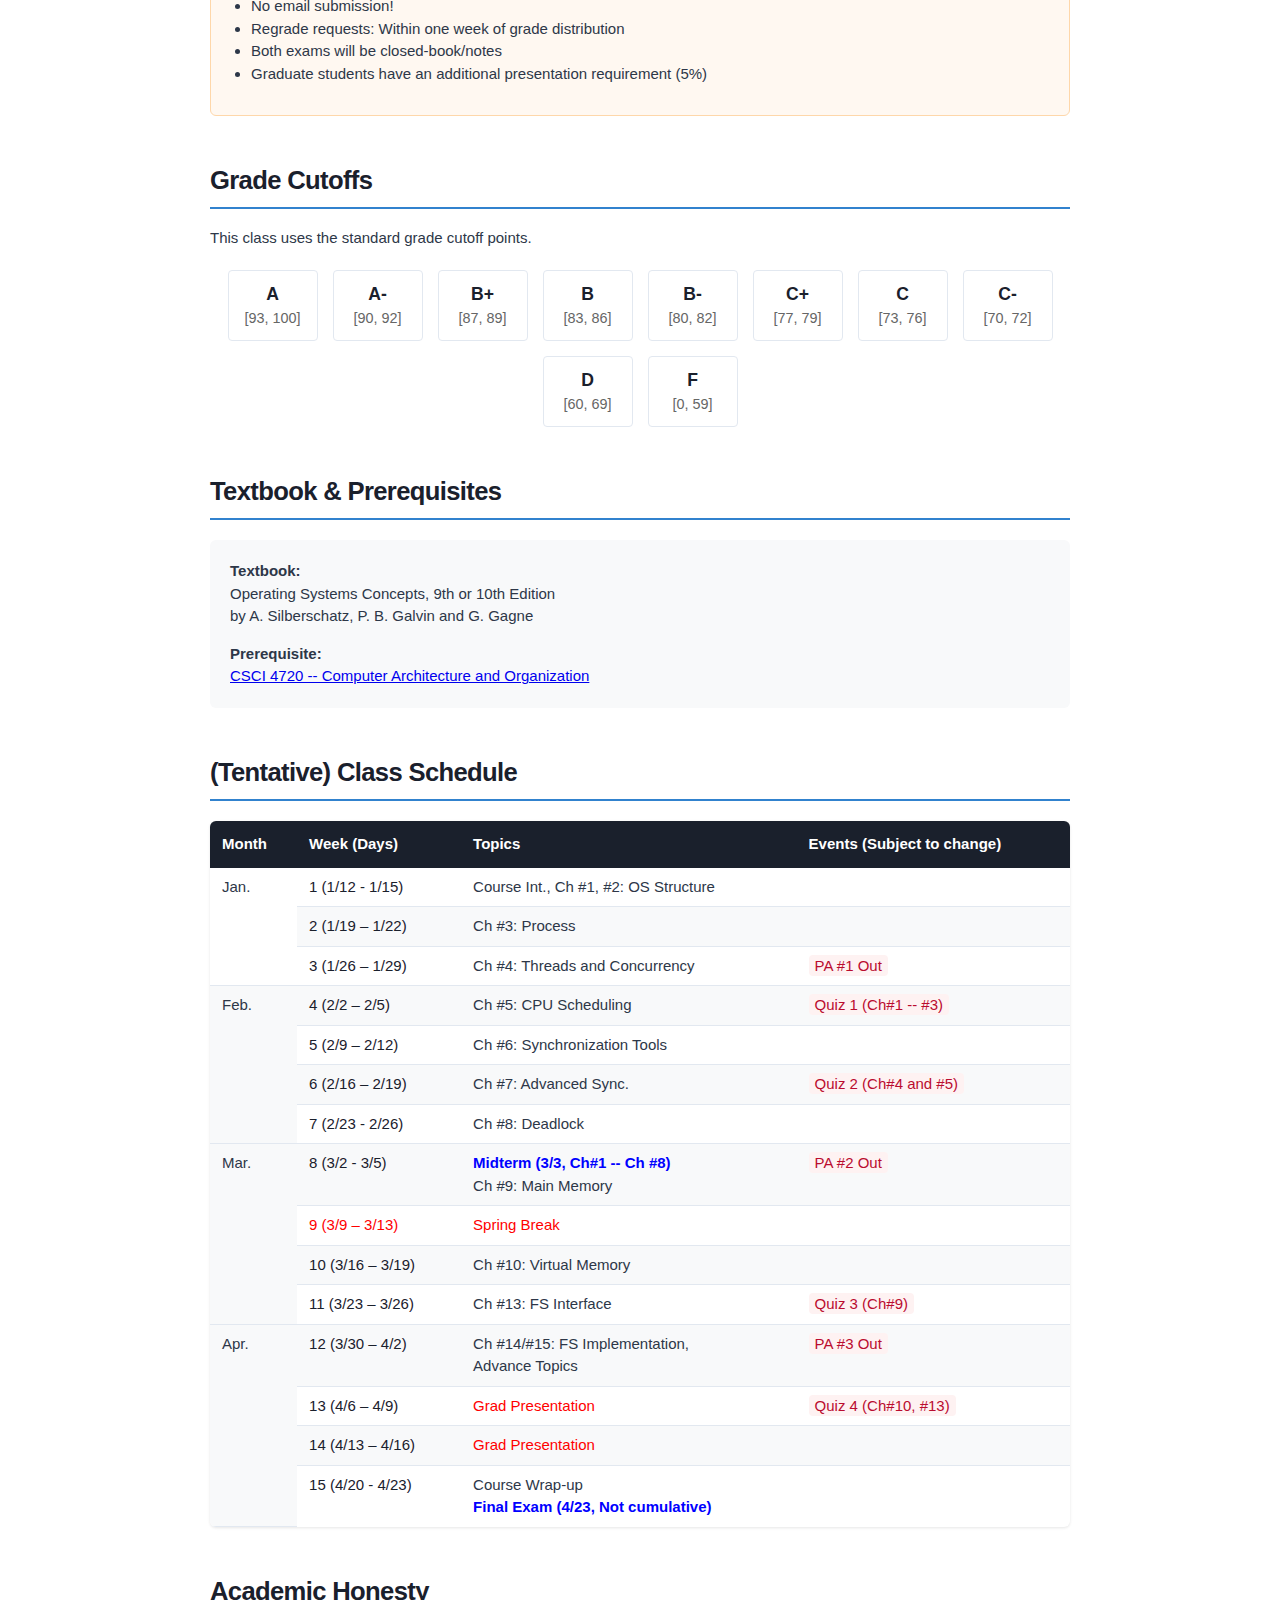
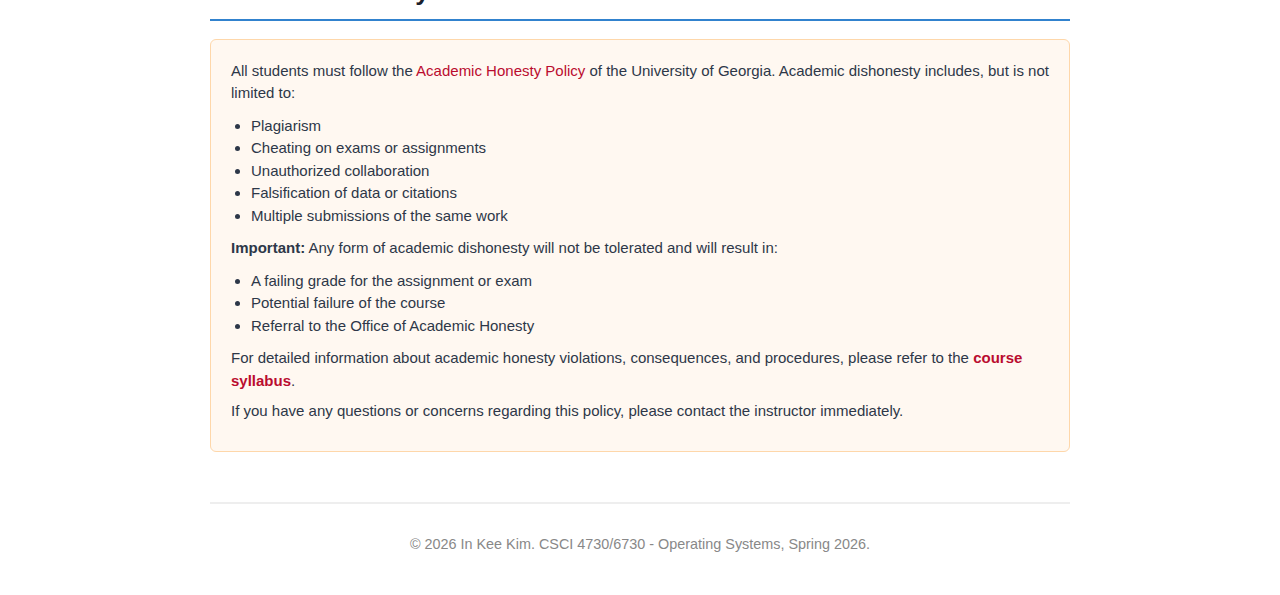
<file: class-S26-OS.html>
<!DOCTYPE html>
<html lang="en">
<head>
    <meta charset="UTF-8">
    <meta name="viewport" content="width=device-width, initial-scale=1.0">
    <title>CSCI 4730/6730 - Operating Systems - Spring 2026</title>
    <style>
        /* Universal Reset */
        * {
            margin: 0;
            padding: 0;
            box-sizing: border-box;
        }

        /* Base Styles */
        body {
            font-family: -apple-system, BlinkMacSystemFont, 'Segoe UI', 'Roboto', 'Oxygen', 'Ubuntu', 'Cantarell', sans-serif;
            line-height: 1.5;
            color: #2d3748;
            background: #ffffff;
            font-size: 15px;
            font-weight: 400;
        }

        /* Smooth scrolling */
        html {
            scroll-behavior: smooth;
        }

        /* Fixed Navigation */
        .nav {
            position: fixed;
            top: 0;
            left: 0;
            right: 0;
            background: #BA0C2F;
            border-bottom: 1px solid #990a26;
            z-index: 1000;
            padding: 15px 0;
            transition: all 0.3s ease;
            box-shadow: 0 1px 3px rgba(0, 0, 0, 0.1);
        }

        .nav-container {
            max-width: 900px;
            margin: 0 auto;
            padding: 0 20px;
            display: flex;
            justify-content: space-between;
            align-items: center;
        }

        .nav-name {
            font-size: 1.2rem;
            font-weight: bold;
            color: #ffffff;
            text-decoration: none;
            transition: color 0.3s ease;
        }

        .nav-name:hover {
            color: #fecaca;
        }

        .nav-links {
            display: flex;
            gap: 30px;
            flex-wrap: wrap;
        }

        .nav-links a {
            color: #e2e8f0;
            text-decoration: none;
            font-weight: 500;
            padding: 5px 0;
            border-bottom: 2px solid transparent;
            transition: all 0.3s ease;
            position: relative;
        }

        .nav-links a:hover,
        .nav-links a.active {
            color: #fecaca;
            border-bottom-color: #fecaca;
        }

        /* Scroll indicator */
        .nav.scrolled {
            background: #BA0C2F;
            box-shadow: 0 4px 12px rgba(0, 0, 0, 0.15);
        }


        /* Main Content */
        .main-content {
            max-width: 900px;
            margin: 0 auto;
            padding: 80px 20px 40px;
        }

        /* Back Link */
        .back-link {
            display: inline-block;
            margin-bottom: 30px;
            color: #BA0C2F;
            text-decoration: none;
            font-weight: 500;
            transition: color 0.3s ease;
        }

        .back-link:hover {
            color: #990a26;
            text-decoration: underline;
        }

        /* Sections */
        .section {
            margin-bottom: 45px;
            scroll-margin-top: 80px;
        }

        .section h2 {
            font-size: 1.6rem;
            color: #1a202c;
            margin-bottom: 18px;
            font-weight: 600;
            border-bottom: 2px solid #3182ce;
            padding-bottom: 8px;
            letter-spacing: -0.025em;
        }

        /* Footer */
        .footer {
            margin-top: 50px;
            padding-top: 30px;
            border-top: 2px solid #eee;
            text-align: center;
            color: #888;
            font-size: 0.9rem;
        }

        /* Course page specific styles */
        .section p {
            margin-bottom: 8px;
        }

        .section p a {
            color: #BA0C2F;
            text-decoration: none;
        }

        .section p a:hover {
            text-decoration: underline;
        }

        /* Grade table styles */
        .grade-table {
            width: 100%;
            border-collapse: collapse;
            margin: 20px 0;
            background: white;
            border-radius: 6px;
            overflow: hidden;
            box-shadow: 0 1px 3px rgba(0,0,0,0.1);
        }

        .grade-table th {
            background: #BA0C2F;
            color: white;
            padding: 12px;
            text-align: left;
            font-weight: 600;
        }

        .grade-table td {
            padding: 10px 12px;
            border-bottom: 1px solid #e2e8f0;
        }

        .grade-table tr:last-child td {
            border-bottom: none;
        }

        .grade-table tr:nth-child(even) {
            background: #f8f9fa;
        }

        /* Schedule table styles */
        .schedule-table {
            width: 100%;
            border-collapse: collapse;
            margin: 20px 0;
            background: white;
            border-radius: 6px;
            overflow: hidden;
            box-shadow: 0 1px 3px rgba(0,0,0,0.1);
        }

        .schedule-table th {
            background: #1a202c;
            color: white;
            padding: 12px;
            text-align: left;
            font-weight: 600;
        }

        .schedule-table td {
            padding: 8px 12px;
            border-bottom: 1px solid #e2e8f0;
            vertical-align: top;
        }

        .schedule-table tr:last-child td {
            border-bottom: none;
        }

        .schedule-table tr:nth-child(even) {
            background: #f8f9fa;
        }

        .week-number {
            font-weight: 400;
            color: #1a202c;
        }

        .event-highlight {
            background: #fef2f2;
            padding: 2px 6px;
            border-radius: 4px;
            color: #BA0C2F;
            font-weight: 500;
        }

        /* Course topics list */
        .topics-list {
            background: #f8f9fa;
            padding: 20px;
            border-radius: 6px;
            margin: 20px 0;
        }

        .topics-list ul {
            list-style: none;
            padding: 0;
        }

        .topics-list li {
            padding: 8px 0;
            border-bottom: 1px solid #e2e8f0;
            position: relative;
            padding-left: 20px;
        }

        .topics-list li:last-child {
            border-bottom: none;
        }

        .topics-list li::before {
            content: "•";
            position: absolute;
            left: 0;
            color: #BA0C2F;
            font-weight: bold;
        }

        /* Policy boxes */
        .policy-box {
            background: #fff8f1;
            border: 1px solid #fed7aa;
            border-radius: 6px;
            padding: 20px;
            margin: 15px 0;
        }

        .policy-title {
            font-weight: 600;
            color: #1a202c;
            margin-bottom: 10px;
        }

        .policy-box ul {
            margin: 10px 0;
            padding-left: 20px;
        }

        .policy-box a {
            color: #BA0C2F;
            text-decoration: none;
        }

        .policy-box a:hover {
            text-decoration: underline;
        }

        /* Grade cutoffs table */
        .cutoff-table {
            display: flex;
            flex-wrap: wrap;
            gap: 15px;
            margin: 20px 0;
            justify-content: center;
        }

        .cutoff-item {
            text-align: center;
            padding: 10px 15px;
            background: white;
            border: 1px solid #e2e8f0;
            border-radius: 4px;
            min-width: 90px;
        }

        .cutoff-grade {
            font-weight: 600;
            color: #1a202c;
            display: block;
            font-size: 1.1rem;
        }

        .cutoff-range {
            font-size: 0.9rem;
            color: #666;
        }

        /* Responsive Design */
        @media (max-width: 768px) {
            .nav-container {
                flex-direction: column;
                gap: 15px;
            }

            .nav-links {
                gap: 20px;
            }

            .main-content {
                padding: 120px 15px 40px;
            }

            .course-info-grid {
                grid-template-columns: 1fr;
            }

            .cutoff-table {
                flex-direction: column;
                align-items: center;
            }

            .cutoff-item {
                width: 100%;
                max-width: 150px;
            }

            .schedule-table {
                font-size: 0.9rem;
            }

            .schedule-table th,
            .schedule-table td {
                padding: 6px 8px;
            }
        }
    </style>
</head>
<body>
    <!-- Fixed Navigation -->
    <nav class="nav" id="navbar">
        <div class="nav-container">
            <a href="index.html" class="nav-name">In Kee Kim</a>
            <div class="nav-links">
                <a href="index.html#about" class="nav-link">About</a>
                <a href="index.html#teaching" class="nav-link">Teaching</a>
                <a href="index.html#publications" class="nav-link">Publications</a>
                <a href="research-group.html" class="nav-link">Research Group</a>
                <!-- <a href="index.html#news" class="nav-link">News</a> -->
                <a href="./CV/CV_InKeeKim.pdf" target="_blank">CV</a>
            </div>
        </div>
    </nav>

    <!-- Main Content -->
    <div class="main-content">
        <!-- Back Link -->
        <a href="index.html" class="back-link">← Back to Main Page</a>

        <!-- Course Header -->
        <div class="section">
            <h2>CSCI 4730/6730: Operating Systems</h2>
            <div style="color: #BA0C2F; font-weight: 600; margin-bottom: 20px;">Spring 2026</div>
            
            <p><strong>Instructor:</strong> In Kee Kim</p>
            <p><strong>Email:</strong> <a href="mailto:inkee.kim@uga.edu">inkee.kim@uga.edu</a></p>
            <p><strong>Class Time/Location:</strong><br>
                &nbsp;&nbsp;&nbsp;&nbsp;• Location: Cedar Street Building C 0674<br>
                &nbsp;&nbsp;&nbsp;&nbsp;• Mon: 1:15 PM – 2:10 PM<br>
                &nbsp;&nbsp;&nbsp;&nbsp;• Tues/Thurs: 1:15 PM – 2:35 PM
            </p>
            <p><strong>Office Hours:</strong><br>
                &nbsp;&nbsp;&nbsp;&nbsp;• Instructor: Thurs 4:15-5:15 PM @ BOYD 802<br>
                &nbsp;&nbsp;&nbsp;&nbsp;• TA: TBD (<a href="mailto:tbd@uga.edu">tbd@uga.edu</a>): TBD @ BOYD 819</p>
        </div>

        <!-- Course Description -->
        <section class="section">
            <h2>Course Description</h2>
            <p>CSCI 4730/6730 - Operating Systems course is to introduce the key concepts in modern operating systems. Specific topics include process management, synchronization mechanisms, scheduling strategies, deadlock detection/avoidance, memory management, file systems, protection and security, virtualization, and distributed/networked systems.</p>
            
            <div style="margin: 20px 0;">
                <strong>Course Syllabus:</strong> <a href="./classes/S26-CSCI4730-6730/syllabus_S26_OS.pdf" target="_blank" style="color: #BA0C2F;">Download PDF</a>
            </div>
        </section>

        <!-- Course Topics -->
        <section class="section">
            <h2>Course Topics</h2>
            <ul style="padding-left: 20px;">
                <li>Operating System Structure</li>
                <li>Process and Thread Management</li>
                <li>Process Synchronization and Scheduling</li>
                <li>Memory Management</li>
                <li>File System and I/O</li>
                <li>Advanced Topics, including Virtualization, Distributed Systems, Security, etc.</li>
            </ul>
        </section>

        <!-- Grade Distribution -->
        <section class="section">
            <h2>Grade Distribution</h2>
            <table class="grade-table">
                <thead>
                    <tr>
                        <th>Items</th>
                        <th>Undergrad</th>
                        <th>Graduate Students</th>
                    </tr>
                </thead>
                <tbody>
                    <tr>
                        <td>Quiz</td>
                        <td>25%</td>
                        <td>25%</td>
                    </tr>
                    <tr>
                        <td>Programming Assignments</td>
                        <td>25%</td>
                        <td>20%</td>
                    </tr>
                    <tr>
                        <td>Midterm Exam</td>
                        <td>25%</td>
                        <td>25%</td>
                    </tr>
                    <tr>
                        <td>Final Exam</td>
                        <td>25%</td>
                        <td>25%</td>
                    </tr>
                    <tr>
                        <td>Presentation</td>
                        <td>–</td>
                        <td>5%</td>
                    </tr>
                    <tr style="font-weight: bold; border-top: 2px solid #e2e8f0;">
                        <td>Total</td>
                        <td>100%</td>
                        <td>100%</td>
                    </tr>
                </tbody>
            </table>

            <div class="policy-box">
                <div class="policy-title">Assignment Policies</div>
                <p><strong>Late Policy for Programming Assignments:</strong></p>
                <ul style="margin: 10px 0; padding-left: 20px;">
                    <li>Less than 24 hours late: 20% penalty</li>
                    <li>24 to 48 hours late: 40% penalty</li>
                    <li>Later than 48 hours: 0 points</li>
                </ul>
                <p><strong>Important Notes:</strong></p>
                <ul style="margin: 10px 0; padding-left: 20px;">
                    <li>All programming assignments must be done in C</li>
                    <li>No email submission!</li>
                    <li>Regrade requests: Within one week of grade distribution</li>
                    <li>Both exams will be closed-book/notes</li>
                    <li>Graduate students have an additional presentation requirement (5%)</li>
                </ul>
            </div>
        </section>

        <!-- Grade Cutoffs -->
        <section class="section">
            <h2>Grade Cutoffs</h2>
            <p>This class uses the standard grade cutoff points.</p>
            <div class="cutoff-table">
                <div class="cutoff-item">
                    <span class="cutoff-grade">A</span>
                    <span class="cutoff-range">[93, 100]</span>
                </div>
                <div class="cutoff-item">
                    <span class="cutoff-grade">A-</span>
                    <span class="cutoff-range">[90, 92]</span>
                </div>
                <div class="cutoff-item">
                    <span class="cutoff-grade">B+</span>
                    <span class="cutoff-range">[87, 89]</span>
                </div>
                <div class="cutoff-item">
                    <span class="cutoff-grade">B</span>
                    <span class="cutoff-range">[83, 86]</span>
                </div>
                <div class="cutoff-item">
                    <span class="cutoff-grade">B-</span>
                    <span class="cutoff-range">[80, 82]</span>
                </div>
                <div class="cutoff-item">
                    <span class="cutoff-grade">C+</span>
                    <span class="cutoff-range">[77, 79]</span>
                </div>
                <div class="cutoff-item">
                    <span class="cutoff-grade">C</span>
                    <span class="cutoff-range">[73, 76]</span>
                </div>
                <div class="cutoff-item">
                    <span class="cutoff-grade">C-</span>
                    <span class="cutoff-range">[70, 72]</span>
                </div>
                <div class="cutoff-item">
                    <span class="cutoff-grade">D</span>
                    <span class="cutoff-range">[60, 69]</span>
                </div>
                <div class="cutoff-item">
                    <span class="cutoff-grade">F</span>
                    <span class="cutoff-range">[0, 59]</span>
                </div>
            </div>
        </section>

        <!-- Textbook and Prerequisites -->
        <section class="section">
            <h2>Textbook & Prerequisites</h2>
            <div style="background: #f8f9fa; padding: 20px; border-radius: 6px; margin: 20px 0;">
                <div style="margin-bottom: 15px;">
                    <strong>Textbook:</strong><br>
                    Operating Systems Concepts, 9th or 10th Edition<br>
                    by A. Silberschatz, P. B. Galvin and G. Gagne
                </div>
                <div>
                    <strong>Prerequisite:</strong><br>
                    <a href='https://computing.uga.edu/courses/content/csci-4720', target='_new'>CSCI 4720 -- Computer Architecture and Organization</a>
                </div>
            </div>
        </section>

        <!-- Course Schedule -->
        <section class="section">
            <h2>(Tentative) Class Schedule</h2>
            <table class="schedule-table">
                <thead>
                    <tr>
                        <th>Month</th>
                        <th>Week (Days)</th>
                        <th>Topics</th>
                        <th>Events (Subject to change)</th>
                    </tr>
                </thead>
                <tbody>

                    <tr>
                        <td rowspan="3">Jan.</td>
                        <td class="week-number">1 (1/12 - 1/15)</td>
                        <td>Course Int., Ch #1, #2: OS Structure</td>
                        <td></td>
                    </tr>
                    <tr>
                        <td class="week-number">2 (1/19 – 1/22)</td>
                        <td>Ch #3: Process</td>
                        <td></td>
                    </tr>
                    <tr>
                        <td class="week-number">3 (1/26 – 1/29)</td>
                        <td>Ch #4: Threads and Concurrency
                        <!--<br><span style="color: red;">No Class 9/1 (Labor Day)</span>-->
                        </td>
                        <td>
                            <span class="event-highlight">PA #1 Out</span>
                        </td>
                    </tr>
                    <tr>
                        <td rowspan="4">Feb.</td>
                        <td class="week-number">4 (2/2 – 2/5)</td>
                        <td>Ch #5: CPU Scheduling</td>
                        <td>
                            <span class="event-highlight">Quiz 1 (Ch#1 -- #3)</span>
                        </td>
                    </tr>
                    <tr>
                        <td class="week-number">5 (2/9 – 2/12)</td>
                        <td>Ch #6: Synchronization Tools</td>
                        <td></td>
                    </tr>
                    <tr>
                        <td class="week-number">6 (2/16 – 2/19)</td>
                        <td>Ch #7: Advanced Sync.</td>
                        <td>
                            <span class="event-highlight">Quiz 2 (Ch#4 and #5)
                        </td>
                    </tr>
                    <tr>
                        <td class="week-number">7 (2/23 - 2/26)</td>
                        <td>Ch #8: Deadlock</td>
                        <td></td>
                    </tr>
                    <tr>
                        <td rowspan="4">Mar.</td>
                        <td class="week-number">8 (3/2 - 3/5)</td>
                        <td><span style="color: blue; font-weight: bold;">Midterm (3/3, Ch#1 -- Ch #8)</span><br>Ch #9: Main Memory</td>
                        <td><span class="event-highlight">PA #2 Out</span></td>
                    </tr>
                    <tr>
                        <td class="week-number"><span style="color: red;">9 (3/9 – 3/13)</span></td>
                        <td><span style="color: red;">Spring Break</span></td>
                        <td></td>
                    </tr>
                    <tr>
                        <td class="week-number">10 (3/16 – 3/19)</td>
                        <td>Ch #10: Virtual Memory</td>
                        <td>
                        </td>
                    </tr>
                    <tr>
                        <td class="week-number">11 (3/23 – 3/26)</td>
                        <td>
                            Ch #13: FS Interface
                        </td>
                        <td>
                            <span class="event-highlight">Quiz 3 (Ch#9)</span>
                        </td>
                    </tr>
                    <tr>
                        <td rowspan="4">Apr.</td>
                        <td class="week-number">12 (3/30 – 4/2)</td>
                        <td>Ch #14/#15: FS Implementation,<BR>
                            Advance Topics
                        </td>
                        <td><span class="event-highlight">PA #3 Out</span></td>
                    </tr>
                    <tr>
                        <td class="week-number">13 (4/6 – 4/9)</td>
                        <td><span style="color: red;">Grad Presentation</span></td>
                        <td><span class="event-highlight">Quiz 4 (Ch#10, #13)</span></td>
                    </tr>
                    <tr>
                        <td class="week-number">14 (4/13 – 4/16)</td>
                        <td><span style="color: red;">Grad Presentation</span></td>
                        <td></td>
                    </tr>
                    <tr>
                        <td class="week-number">15 (4/20 - 4/23)</td>
                        <td>Course Wrap-up<br>
                            <span style="color: blue; font-weight: bold;">Final Exam (4/23, Not cumulative)</span>
                        </td>
                        <td></td>
                    </tr>
                </tbody>
            </table>
        </section>

        <!-- Academic Honesty -->
        <section class="section">
            <h2>Academic Honesty</h2>
            <div class="policy-box">
                <p>All students must follow the <a href="https://honesty.uga.edu/Academic-Honesty-Policy/" style="color: #BA0C2F;">Academic Honesty Policy</a> of the University of Georgia. Academic dishonesty includes, but is not limited to:</p>
                <ul style="margin: 10px 0; padding-left: 20px;">
                    <li>Plagiarism</li>
                    <li>Cheating on exams or assignments</li>
                    <li>Unauthorized collaboration</li>
                    <li>Falsification of data or citations</li>
                    <li>Multiple submissions of the same work</li>
                </ul>
                <p><strong>Important:</strong> Any form of academic dishonesty will not be tolerated and will result in:</p>
                <ul style="margin: 10px 0; padding-left: 20px;">
                    <li>A failing grade for the assignment or exam</li>
                    <li>Potential failure of the course</li>
                    <li>Referral to the Office of Academic Honesty</li>
                </ul>
                <p>For detailed information about academic honesty violations, consequences, and procedures, please refer to the  <a href="./classes/S26-CSCI4730-6730//syllabus_S26_OS.pdf" target="_blank" style="color: #BA0C2F; font-weight: bold;">course syllabus</a>.</p>
                <p>If you have any questions or concerns regarding this policy, please contact the instructor immediately.</p>
            </div>
        </section>

        <!-- Footer -->
        <div class="footer">
            <p>&copy; 2026 In Kee Kim. CSCI 4730/6730 - Operating Systems, Spring 2026.</p>
        </div>
    </div>

    <script>
        // Scroll effect for navbar
        document.addEventListener('DOMContentLoaded', function() {
            const navbar = document.getElementById('navbar');

            function handleScroll() {
                if (window.scrollY > 50) {
                    navbar.classList.add('scrolled');
                } else {
                    navbar.classList.remove('scrolled');
                }
            }

            window.addEventListener('scroll', handleScroll);
        });
    </script>
</body>
</html>
</file>
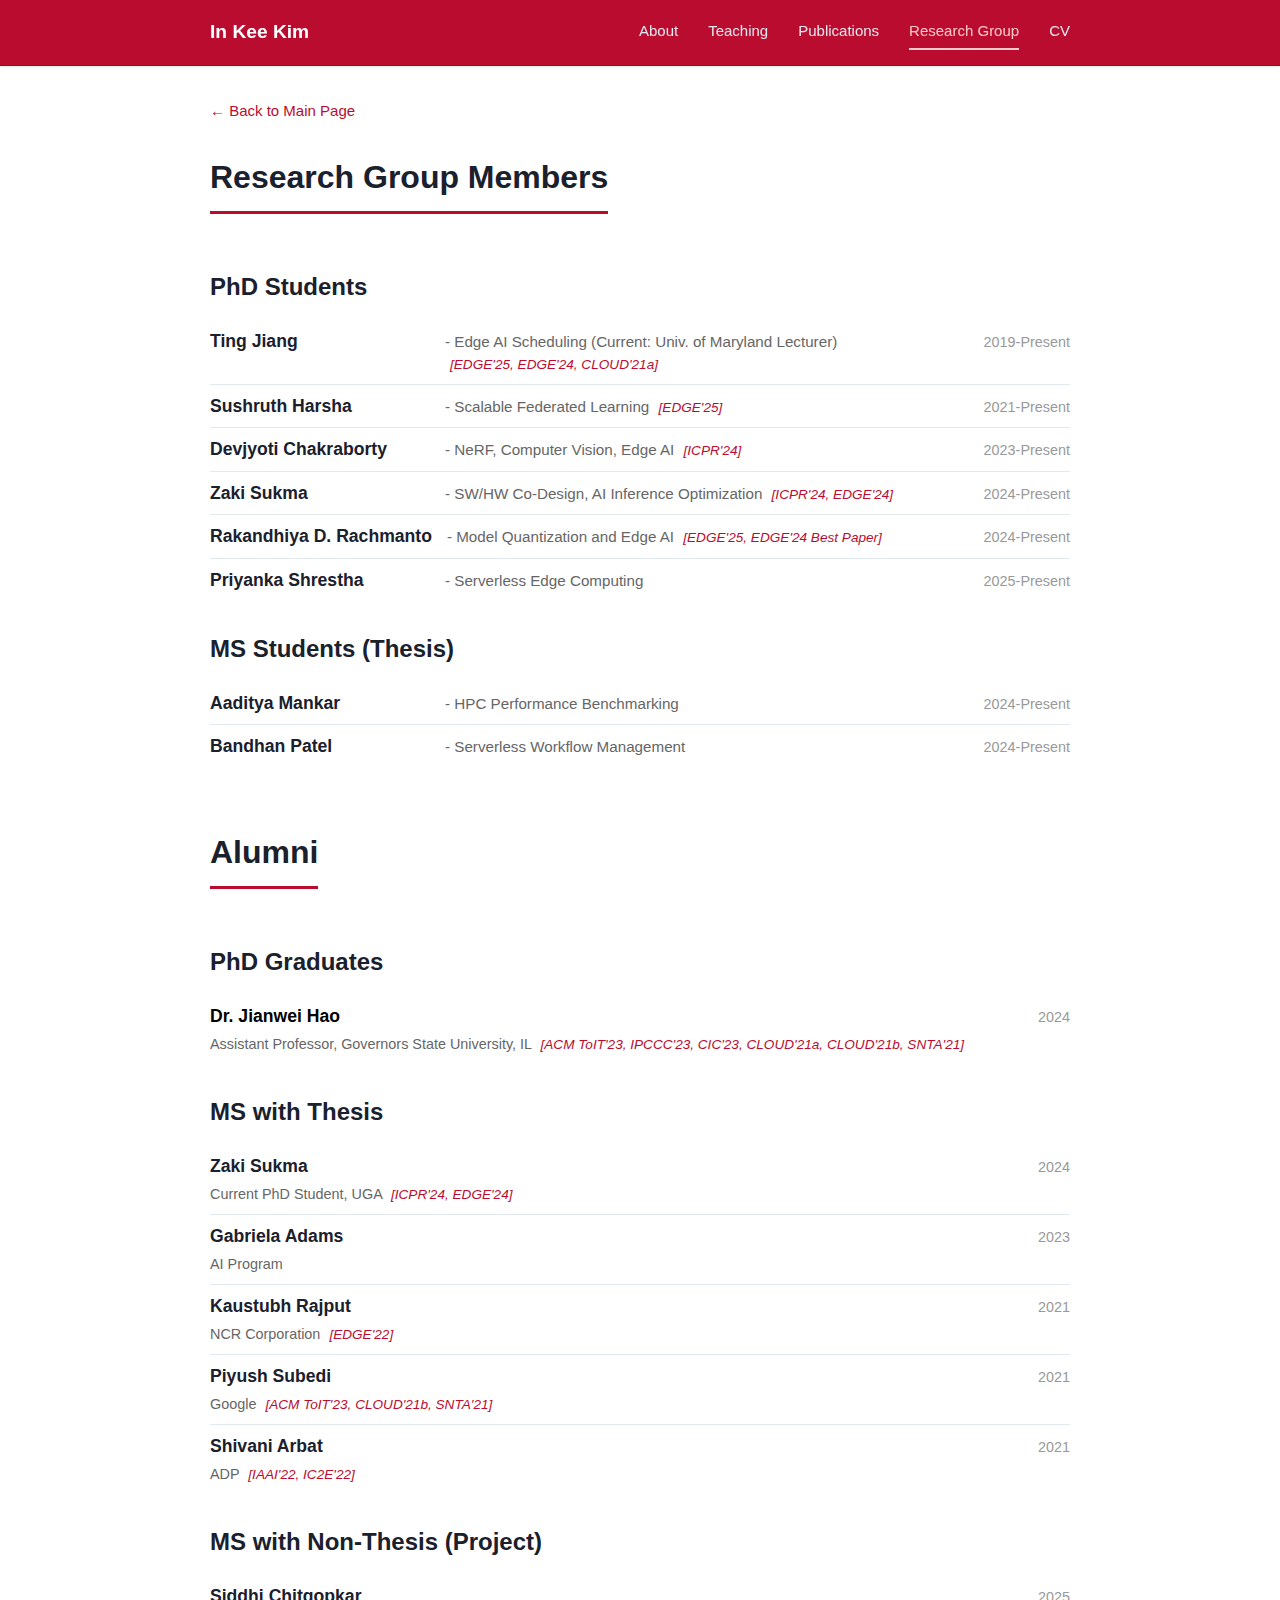
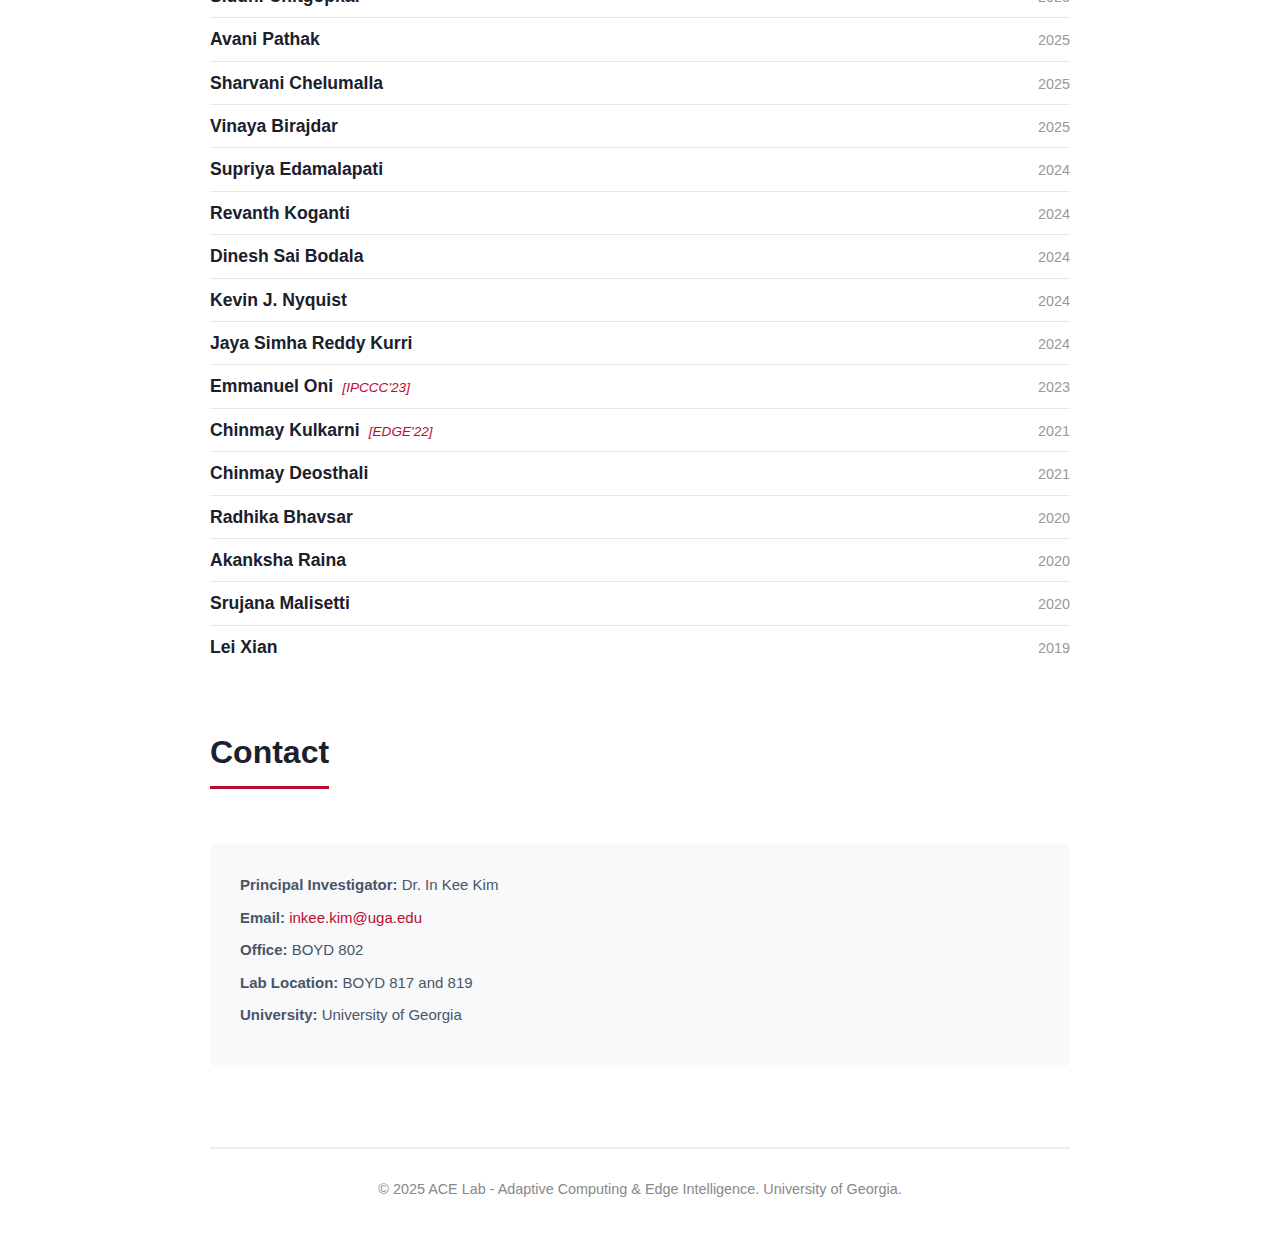
<file: research-group.html>
<!DOCTYPE html>
<html lang="en">
<head>
    <meta charset="UTF-8">
    <meta name="viewport" content="width=device-width, initial-scale=1.0">
    <title>ACE Lab - Research Group</title>
    <style>
        /* Universal Reset */
        * {
            margin: 0;
            padding: 0;
            box-sizing: border-box;
        }

        /* Base Styles */
        body {
            font-family: -apple-system, BlinkMacSystemFont, 'Segoe UI', 'Roboto', 'Oxygen', 'Ubuntu', 'Cantarell', sans-serif;
            line-height: 1.5;
            color: #2d3748;
            background: #ffffff;
            font-size: 15px;
            font-weight: 400;
        }

        /* Smooth scrolling */
        html {
            scroll-behavior: smooth;
        }

        /* Fixed Navigation */
        .nav {
            position: fixed;
            top: 0;
            left: 0;
            right: 0;
            background: #BA0C2F;
            border-bottom: 1px solid #990a26;
            z-index: 1000;
            padding: 15px 0;
            transition: all 0.3s ease;
            box-shadow: 0 1px 3px rgba(0, 0, 0, 0.1);
        }

        .nav-container {
            max-width: 900px;
            margin: 0 auto;
            padding: 0 20px;
            display: flex;
            justify-content: space-between;
            align-items: center;
        }

        .nav-name {
            font-size: 1.2rem;
            font-weight: bold;
            color: #ffffff;
            text-decoration: none;
            transition: color 0.3s ease;
        }

        .nav-name:hover {
            color: #fecaca;
        }

        .nav-links {
            display: flex;
            gap: 30px;
            flex-wrap: wrap;
        }

        .nav-links a {
            color: #e2e8f0;
            text-decoration: none;
            font-weight: 500;
            padding: 5px 0;
            border-bottom: 2px solid transparent;
            transition: all 0.3s ease;
            position: relative;
        }

        .nav-links a:hover,
        .nav-links a.active {
            color: #fecaca;
            border-bottom-color: #fecaca;
        }

        /* Main Content */
        .main-content {
            max-width: 900px;
            margin: 0 auto;
            padding: 100px 20px 40px;
        }

        /* Hero Section */
        .hero-section {
            text-align: center;
            margin-bottom: 60px;
        }

        .hero-section h1 {
            font-size: 3rem;
            font-weight: 700;
            color: #1a202c;
            margin-bottom: 20px;
        }

        .lab-name {
            font-size: 1.8rem;
            color: #BA0C2F;
            font-weight: 600;
            margin-bottom: 10px;
        }

        .lab-full-name {
            font-size: 1.2rem;
            color: #666;
            margin-bottom: 30px;
        }

        .hero-description {
            font-size: 1.1rem;
            line-height: 1.6;
            color: #4a5568;
            max-width: 900px;
            margin: 0 auto;
        }

        /* Section Styles */
        .section {
            margin-bottom: 60px;
        }

        .section h2 {
            font-size: 2rem;
            color: #1a202c;
            margin-bottom: 25px;
            font-weight: 600;
            border-bottom: 3px solid #BA0C2F;
            padding-bottom: 10px;
            display: inline-block;
        }

        /* Research Areas */
        .research-areas {
            display: grid;
            grid-template-columns: repeat(auto-fit, minmax(300px, 1fr));
            gap: 25px;
            margin-top: 30px;
        }

        .research-card {
            background: #f8f9fa;
            padding: 25px;
            border-radius: 8px;
            border-left: 4px solid #BA0C2F;
            transition: all 0.3s ease;
        }

        .research-card:hover {
            box-shadow: 0 4px 12px rgba(0, 0, 0, 0.1);
            transform: translateY(-2px);
        }

        .research-card h3 {
            font-size: 1.3rem;
            color: #1a202c;
            margin-bottom: 10px;
        }

        .research-card p {
            color: #4a5568;
            line-height: 1.6;
        }

        /* Team Members - Simplified */
        .team-section {
            margin-bottom: 50px;
        }

        .team-section h3 {
            font-size: 1.5rem;
            color: #1a202c;
            margin-bottom: 15px;
            margin-top: 30px;
        }

        .member-list {
            margin-bottom: 20px;
        }

        .member-item {
            display: flex;
            justify-content: space-between;
            align-items: baseline;
            padding: 8px 0;
            border-bottom: 1px solid #e2e8f0;
        }

        .member-item:last-child {
            border-bottom: none;
        }

        .member-info {
            display: flex;
            align-items: baseline;
            gap: 15px;
            flex: 1;
        }

        .member-publications {
            color: #BA0C2F;
            font-size: 0.85rem;
            font-style: italic;
            margin-left: 5px;
        }

        .member-name {
            font-weight: 600;
            color: #1a202c;
            min-width: 220px;
            font-size: 1.1rem;
        }

        .member-topic {
            color: #666;
            font-size: 0.95rem;
        }

        .member-year {
            color: #999;
            font-size: 0.9rem;
            white-space: nowrap;
        }

        .alumni-position {
            color: #666;
            font-size: 0.9rem;
            display: block;
            margin-top: 5px;
        }
        
        /* Alumni single line for MS */
        .alumni-ms-grid {
            display: grid;
            grid-template-columns: repeat(auto-fit, minmax(250px, 1fr));
            gap: 15px;
            margin-top: 10px;
        }
        
        .alumni-ms-item {
            display: flex;
            align-items: baseline;
            gap: 8px;
        }
        
        .alumni-ms-name {
            font-weight: 600;
            color: #1a202c;
        }
        
        .alumni-ms-info {
            color: #666;
            font-size: 0.9rem;
        }

        @media (max-width: 768px) {
            .member-item {
                flex-direction: column;
                gap: 5px;
            }
            
            .member-info {
                flex-direction: column;
                gap: 5px;
            }
            
            .member-year {
                font-size: 0.85rem;
            }
        }

        /* Recent Publications */
        .publication-list {
            margin-top: 20px;
        }

        .publication-item {
            background: white;
            padding: 20px;
            margin-bottom: 15px;
            border-left: 3px solid #3182ce;
            box-shadow: 0 1px 3px rgba(0, 0, 0, 0.1);
            transition: all 0.3s ease;
        }

        .publication-item:hover {
            box-shadow: 0 3px 8px rgba(0, 0, 0, 0.15);
        }

        .publication-title {
            font-size: 1.1rem;
            font-weight: 600;
            color: #1a202c;
            margin-bottom: 8px;
        }

        .publication-authors {
            font-size: 0.9rem;
            color: #666;
            margin-bottom: 5px;
        }

        .publication-venue {
            font-size: 0.9rem;
            color: #3182ce;
            font-style: italic;
        }

        .publication-year {
            float: right;
            background: #BA0C2F;
            color: white;
            padding: 2px 10px;
            border-radius: 4px;
            font-size: 0.85rem;
            font-weight: 600;
        }

        /* Keywords */
        .keywords {
            display: flex;
            flex-wrap: wrap;
            gap: 10px;
            margin-top: 30px;
            justify-content: center;
        }

        .keyword {
            background: #e2e8f0;
            color: #1a202c;
            padding: 8px 16px;
            border-radius: 20px;
            font-size: 0.9rem;
            transition: all 0.3s ease;
        }

        .keyword:hover {
            background: #BA0C2F;
            color: white;
            transform: scale(1.05);
        }

        /* Contact Section */
        .contact-info {
            background: #f8f9fa;
            padding: 30px;
            border-radius: 8px;
            margin-top: 30px;
        }

        .contact-info p {
            margin-bottom: 10px;
            color: #4a5568;
        }

        .contact-info a {
            color: #BA0C2F;
            text-decoration: none;
        }

        .contact-info a:hover {
            text-decoration: underline;
        }

        /* Footer */
        .footer {
            margin-top: 80px;
            padding-top: 30px;
            border-top: 2px solid #eee;
            text-align: center;
            color: #888;
            font-size: 0.9rem;
        }

        /* Back Link */
        .back-link {
            display: inline-block;
            margin-bottom: 30px;
            color: #BA0C2F;
            text-decoration: none;
            font-weight: 500;
            transition: color 0.3s ease;
        }

        .back-link:hover {
            color: #990a26;
            text-decoration: underline;
        }

        /* Responsive Design */
        @media (max-width: 768px) {
            .hero-section h1 {
                font-size: 2rem;
            }

            .lab-name {
                font-size: 1.5rem;
            }

            .section h2 {
                font-size: 1.5rem;
            }

            .research-areas {
                grid-template-columns: 1fr;
            }

            .team-grid {
                grid-template-columns: 1fr;
            }

            .publication-year {
                float: none;
                display: inline-block;
                margin-top: 10px;
            }
        }
    </style>
</head>
<body>
    <!-- Fixed Navigation -->
    <nav class="nav" id="navbar">
        <div class="nav-container">
            <a href="index.html" class="nav-name">In Kee Kim</a>
            <div class="nav-links">
                <a href="index.html#about" class="nav-link">About</a>
                <a href="index.html#teaching" class="nav-link">Teaching</a>
                <a href="index.html#publications" class="nav-link">Publications</a>
                <a href="research-group.html" class="nav-link active">Research Group</a>
                <a href="./CV/CV_InKeeKim.pdf" target="_blank">CV</a>
            </div>
        </div>
    </nav>

    <!-- Main Content -->
    <div class="main-content">
        <!-- Back Link -->
        <a href="index.html" class="back-link">← Back to Main Page</a>

        <!-- Hero Section -->
<!--         <div class="hero-section">
            <h1>Research Group</h1>
            <div class="lab-name">ACE Lab</div>
            <div class="lab-full-name">Adaptive Computing & Edge Intelligence</div>
            <p class="hero-description">
                Welcome to the ACE Lab at the University of Georgia! Led by Dr. In Kee Kim, our research group 
                focuses on developing efficient computing systems and AI algorithms for diverse environments—from 
                high-performance cloud data centers to resource-limited edge devices. We create novel optimization 
                techniques, benchmarking frameworks, and system architectures that address fundamental challenges 
                in distributed computing, edge AI inference, serverless workflows, and performance measurement. 
                Our work combines rigorous theoretical analysis with practical system implementations, emphasizing 
                reproducibility, scalability, and energy efficiency.
            </p>
        </div> -->

        <!-- Research Areas -->
<!--         <section class="section">
            <h2>Research Areas</h2>
            <div class="research-areas">
                <div class="research-card">
                    <h3>Edge AI & System Optimization</h3>
                    <p>System-level optimization for boosting inference, training, and compression workloads at the edge. 
                    Developing efficient AI algorithms for resource-constrained devices, including object detection, 
                    knowledge distillation, and AI multi-tenancy for maximizing edge device utilization.</p>
                </div>
                <div class="research-card">
                    <h3>Serverless & Workflow Management</h3>
                    <p>Cost-performance optimization in collaborative edge and cloud environments. Building scalable 
                    serverless computing frameworks, workflow orchestration systems, and cloud-edge collaborative 
                    architectures for scientific and enterprise applications.</p>
                </div>
                <div class="research-card">
                    <h3>Reproducible Benchmarking & Measurement</h3>
                    <p>Characterizing various workloads focusing on performance, reliability, energy consumption, 
                    and environmental impact across cloud, HPC, edge, and IoT environments. Developing benchmarking 
                    frameworks and tools for systematic evaluation of distributed systems.</p>
                </div>
                <div class="research-card">
                    <h3>Cloud Computing & Performance Engineering</h3>
                    <p>Building predictable cloud systems with performance guarantees, workload prediction using 
                    machine learning, resource storm mitigation, and VM lifecycle management. Ensuring SLA 
                    compliance and optimal resource utilization in multi-tenant cloud environments.</p>
                </div>
                <div class="research-card">
                    <h3>Model Compression & Optimization</h3>
                    <p>Advanced techniques for compressing deep learning models through post-training quantization, 
                    pruning, and knowledge distillation. Enabling efficient deployment of AI models on accelerated 
                    edge devices while maintaining accuracy.</p>
                </div>
                <div class="research-card">
                    <h3>IoT & Environmental Monitoring</h3>
                    <p>Developing sustainable IoT systems for environmental sensing, smart agriculture, and ecological 
                    research. Focus on energy harvesting sensors, low-cost monitoring solutions, and cyberinfrastructure 
                    for long-term environmental data collection.</p>
                </div>
            </div>
        </section> -->

        <!-- Keywords -->
<!--         <div class="keywords">
            <span class="keyword">Edge AI</span>
            <span class="keyword">Serverless Computing</span>
            <span class="keyword">Workflow Management</span>
            <span class="keyword">Performance Engineering</span>
            <span class="keyword">Reproducible Benchmarking</span>
            <span class="keyword">Model Compression</span>
            <span class="keyword">Cloud-Edge Collaboration</span>
            <span class="keyword">Energy Efficiency</span>
            <span class="keyword">Environmental Monitoring</span>
            <span class="keyword">System Optimization</span>
        </div> -->

        <!-- Team Members -->
        <section class="section">
            <h2>Research Group Members</h2>
            
            <div class="team-section">

                <h3>PhD Students</h3>
                <div class="member-list">
                    <div class="member-item">
                        <div class="member-info">
                            <span class="member-name">Ting Jiang</span>
                            <span class="member-topic">- Edge AI Scheduling (Current: Univ. of Maryland Lecturer)<BR>
                                <span class="member-publications">[EDGE'25, EDGE'24, CLOUD'21a]</span>
                            </span>
                        </div>
                        <span class="member-year">2019-Present</span>
                    </div>
                    <div class="member-item">
                        <div class="member-info">
                            <span class="member-name">Sushruth Harsha</span>
                            <span class="member-topic">- Scalable Federated Learning
                                <span class="member-publications">[EDGE'25]</span>
                            </span>
                        </div>
                        <span class="member-year">2021-Present</span>
                    </div>
                    <div class="member-item">
                        <div class="member-info">
                            <span class="member-name">Devjyoti Chakraborty</span>
                            <span class="member-topic">- NeRF, Computer Vision, Edge AI
                                <span class="member-publications">[ICPR'24]</span>
                            </span>
                        </div>
                        <span class="member-year">2023-Present</span>
                    </div>
                    <div class="member-item">
                        <div class="member-info">
                            <span class="member-name">Zaki Sukma</span>
                            <span class="member-topic">- SW/HW Co-Design, AI Inference Optimization
                                <span class="member-publications">[ICPR'24, EDGE'24]</span>
                            </span>
                        </div>
                        <span class="member-year">2024-Present</span>
                    </div>
                    <div class="member-item">
                        <div class="member-info">
                            <span class="member-name">Rakandhiya D. Rachmanto</span>
                            <span class="member-topic">- Model Quantization and Edge AI
                                <span class="member-publications">[EDGE'25, EDGE'24 Best Paper]</span>
                            </span>
                        </div>
                        <span class="member-year">2024-Present</span>
                    </div>
                    <div class="member-item">
                        <div class="member-info">
                            <span class="member-name">Priyanka Shrestha</span>
                            <span class="member-topic">- Serverless Edge Computing</span>
                        </div>
                        <span class="member-year">2025-Present</span>
                    </div>
                </div>

                <h3>MS Students (Thesis)</h3>
                <div class="member-list">
                    <div class="member-item">
                        <div class="member-info">
                            <span class="member-name">Aaditya Mankar</span>
                            <span class="member-topic">- HPC Performance Benchmarking</span>
                        </div>
                        <span class="member-year">2024-Present</span>
                    </div>
                    <div class="member-item">
                        <div class="member-info">
                            <span class="member-name">Bandhan Patel</span>
                            <span class="member-topic">- Serverless Workflow Management</span>
                        </div>
                        <span class="member-year">2024-Present</span>
                    </div>
                </div>

<!--                 <h3>MS Students (Non-Thesis)</h3>
                <div class="member-list">
                    <div class="member-item">
                        <div class="member-info">
                            <span class="member-name">TBD</span>
                            <span class="member-topic">- TBD</span>
                        </div>
                        <span class="member-year">2024-Present</span>
                    </div>
                </div> -->

            </div>
        </section>

        <!-- Alumni -->
        <section class="section">
            <h2>Alumni</h2>
            
            <div class="team-section">
                <h3>PhD Graduates</h3>
                <div class="member-list">
                    <div class="member-item">
                        <div>
                            <span class="member-name"><a href="https://scholar.google.com/citations?user=VH_e-voAAAAJ&hl=en" target="_blank" style="color: #000000; text-decoration: none;">
                            Dr. Jianwei Hao</a></span>
                            <span class="alumni-position">Assistant Professor, Governors State University, IL
                                <span class="member-publications">[ACM ToIT'23, IPCCC'23, CIC'23, CLOUD'21a, CLOUD'21b, SNTA'21]</span>
                            </span>
                        </div>
                        <span class="member-year">2024</span>
                    </div>
                </div>

                <h3>MS with Thesis</h3>
                <div class="member-list">
                    <div class="member-item">
                        <div>
                            <span class="member-name">Zaki Sukma</span>
                            <span class="alumni-position">Current PhD Student, UGA
                                <span class="member-publications">[ICPR'24, EDGE'24]</span>
                            </span>
                        </div>
                        <span class="member-year">2024</span>
                    </div>
                    <div class="member-item">
                        <div>
                            <span class="member-name">Gabriela Adams</span>
                            <span class="alumni-position">AI Program</span>
                        </div>
                        <span class="member-year">2023</span>
                    </div>
                    <div class="member-item">
                        <div>
                            <span class="member-name">Kaustubh Rajput</span>
                            <span class="alumni-position">NCR Corporation
                                <span class="member-publications">[EDGE'22]</span>
                            </span>
                        </div>
                        <span class="member-year">2021</span>
                    </div>
                    <div class="member-item">
                        <div>
                            <span class="member-name">Piyush Subedi</span>
                            <span class="alumni-position">Google
                                <span class="member-publications">[ACM ToIT'23, CLOUD'21b, SNTA'21]</span>
                            </span>
                        </div>
                        <span class="member-year">2021</span>
                    </div>
                    <div class="member-item">
                        <div>
                            <span class="member-name">Shivani Arbat</span>
                            <span class="alumni-position">ADP
                                <span class="member-publications">[IAAI'22, IC2E'22]</span>
                            </span>
                        </div>
                        <span class="member-year">2021</span>
                    </div>
                </div>

                <h3>MS with Non-Thesis (Project)</h3>
                <div class="member-list">
                    <div class="member-item">
                        <div>
                            <span class="member-name">Siddhi Chitgopkar</span>
                        </div>
                        <span class="member-year">2025</span>
                    </div>
                    <div class="member-item">
                        <div>
                            <span class="member-name">Avani Pathak</span>
                        </div>
                        <span class="member-year">2025</span>
                    </div>
                    <div class="member-item">
                        <div>
                            <span class="member-name">Sharvani Chelumalla</span>
                        </div>
                        <span class="member-year">2025</span>
                    </div>
                    <div class="member-item">
                        <div>
                            <span class="member-name">Vinaya Birajdar</span>
                        </div>
                        <span class="member-year">2025</span>
                    </div>
                    <div class="member-item">
                        <div>
                            <span class="member-name">Supriya Edamalapati</span>
                        </div>
                        <span class="member-year">2024</span>
                    </div>
                    <div class="member-item">
                        <div>
                            <span class="member-name">Revanth Koganti</span>
                        </div>
                        <span class="member-year">2024</span>
                    </div>
                    <div class="member-item">
                        <div>
                            <span class="member-name">Dinesh Sai Bodala</span>
                        </div>
                        <span class="member-year">2024</span>
                    </div>
                    <div class="member-item">
                        <div>
                            <span class="member-name">Kevin J. Nyquist</span>
                        </div>
                        <span class="member-year">2024</span>
                    </div>
                    <div class="member-item">
                        <div>
                            <span class="member-name">Jaya Simha Reddy Kurri</span>
                        </div>
                        <span class="member-year">2024</span>
                    </div>
                    <div class="member-item">
                        <div>
                            <span class="member-name">Emmanuel Oni</span>
                            <span class="member-publications">[IPCCC'23]</span>
                        </div>
                        <span class="member-year">2023</span>
                    </div>
                    <div class="member-item">
                        <div>
                            <span class="member-name">Chinmay Kulkarni</span>
                            <span class="member-publications">[EDGE'22]</span>
                        </div>
                        <span class="member-year">2021</span>
                    </div>
                    <div class="member-item">
                        <div>
                            <span class="member-name">Chinmay Deosthali</span>
                        </div>
                        <span class="member-year">2021</span>
                    </div>
                    <div class="member-item">
                        <div>
                            <span class="member-name">Radhika Bhavsar</span>
                        </div>
                        <span class="member-year">2020</span>
                    </div>
                    <div class="member-item">
                        <div>
                            <span class="member-name">Akanksha Raina</span>
                        </div>
                        <span class="member-year">2020</span>
                    </div>
                    <div class="member-item">
                        <div>
                            <span class="member-name">Srujana Malisetti</span>
                        </div>
                        <span class="member-year">2020</span>
                    </div>
                    <div class="member-item">
                        <div>
                            <span class="member-name">Lei Xian</span>
                        </div>
                        <span class="member-year">2019</span>
                    </div>
                </div>
            </div>
        </section>

        <!-- Contact -->
        <section class="section">
            <h2>Contact</h2>
            <div class="contact-info">
                <p><strong>Principal Investigator:</strong> Dr. In Kee Kim</p>
                <p><strong>Email:</strong> <a href="mailto:inkee.kim@uga.edu">inkee.kim@uga.edu</a></p>
                <p><strong>Office:</strong> BOYD 802</p>
                <p><strong>Lab Location:</strong> BOYD 817 and 819</p>
                <p><strong>University:</strong> University of Georgia</p>
            </div>
        </section>

        <!-- Footer -->
        <div class="footer">
            <p>&copy; 2025 ACE Lab - Adaptive Computing & Edge Intelligence. University of Georgia.</p>
        </div>
    </div>

    <script>
        // Scroll effect for navbar
        document.addEventListener('DOMContentLoaded', function() {
            const navbar = document.getElementById('navbar');

            function handleScroll() {
                if (window.scrollY > 50) {
                    navbar.classList.add('scrolled');
                } else {
                    navbar.classList.remove('scrolled');
                }
            }

            window.addEventListener('scroll', handleScroll);
        });
    </script>
</body>
</html>
</file>
